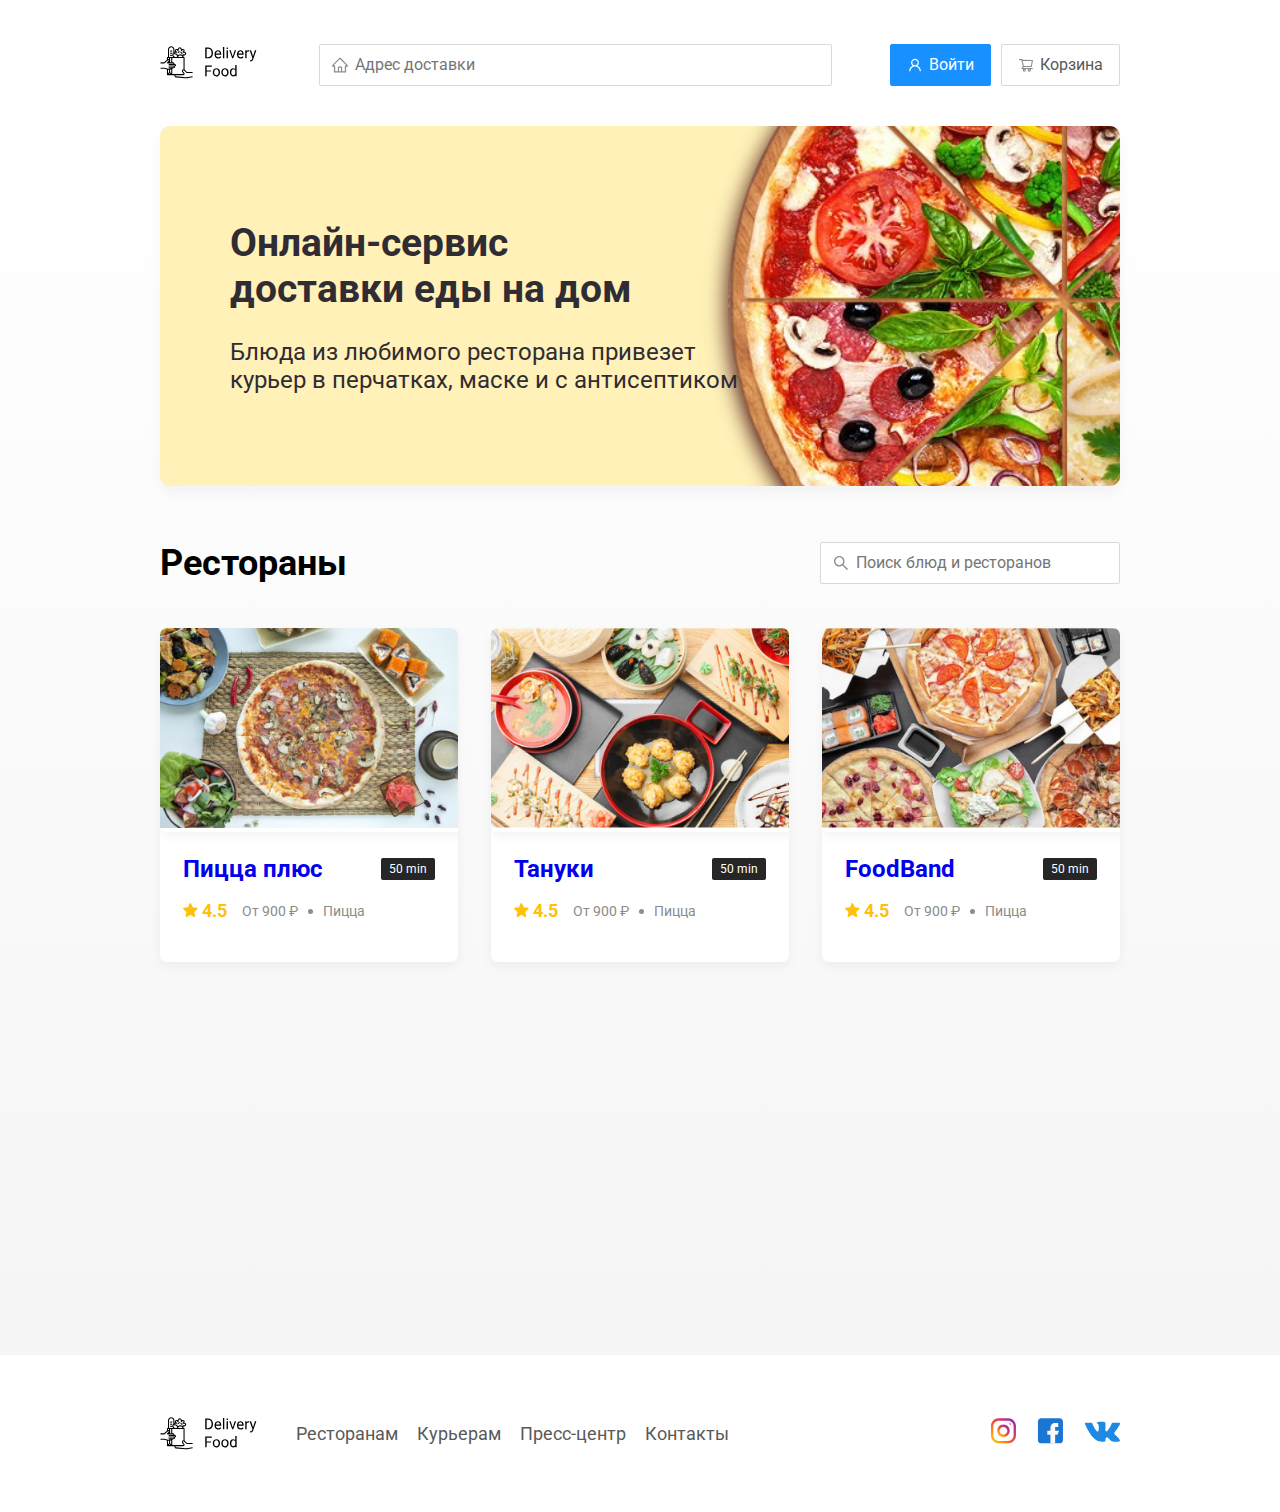
<file: index.html>
<!DOCTYPE html>
<html lang="en">

<head>
    <meta charset="UTF-8">
    <meta name="viewport" content="width=device-width, initial-scale=1.0">
    <title>Delivery</title>
    <link href="https://fonts.googleapis.com/css?family=Roboto:400,700&display=swap&subset=cyrillic" rel="stylesheet">
    <link rel="stylesheet" href="css/normalize.css">
    <link rel="stylesheet" href="css/animate.css">
    <link rel="stylesheet" href="css/style.css">
</head>

<body>
    <div class="container">
        <header class="header">
            <a href="index.html" class="logo">
                <img src="img/logo.svg" alt="logo" />
            </a>
            <input type="text" class="input input-address" placeholder="Адрес доставки">
            <div class="buttons">
                <button class="button button-primary">
                    <img src="img/user.svg" alt="user" class="button-icon" />
                    <span class="button-text">Войти</span>
                </button>
                <button class="button" id="card-button">
                    <img src="img/shopping-cart.svg" alt="shopping-cart" class="button-icon">
                    <span class="button-text">Корзина</span>
                </button>
            </div>
        </header>


    </div>
    <!-- /.container -->


    <main class="main">
        <div class="container">
            <section class="promo">
                <h1 class="promo-title">Онлайн-сервис <br>доставки еды на дом</h1>
                <p class="promo-text">Блюда из любимого ресторана привезет курьер в перчатках, маске и с антисептиком
                </p>
            </section>

            <section class="restaurants">

                <div class="section-heading">
                    <h2 class="section-title">Рестораны</h2>
                    <input type="text" class="input input-search" placeholder="Поиск блюд и ресторанов">
                </div>
                <div class="cards">
                    <div class="card wow fadeInUp" data-wow-delay="0.2s">
                        <a href="pizzasplus.html" class="card ">
                            <img src="img/image.jpg" alt="image" class="card-image" />
                            <div class="card-text">
                                <div class="card-heading">
                                    <h3 class="card-title">Пицца плюс</h3>
                                    <span class="card-tag tag">50 min</span>
                                </div>
                                <!-- /.card-heading -->
                                <div class="card-info">
                                    <div class="rating"> <img src="img/rating.svg" alt="rating" class="rating-star"> 4.5
                                    </div>
                                    <div class="price">От 900 ₽</div>
                                    <div class="category">Пицца</div>
                                </div>
                                <!-- /.card-info -->
                            </div>
                            <!-- /.card-text -->
                        </a>
                    </div>
                        <!-- /.card -->
                    
                    <div class="card wow fadeInUp" data-wow-delay="0.4s">
                        <a href="tanuki.html" class="card">
                            <img src="img/image1.jpg" alt="image" class="card-image" />
                            <div class="card-text">
                                <div class="card-heading">
                                    <h3 class="card-title">Тануки</h3>
                                    <span class="card-tag tag">50 min</span>
                                </div>
                                <!-- /.card-heading -->
                                <div class="card-info">
                                    <div class="rating"><img src="img/rating.svg" alt="rating" class="rating-star"> 4.5
                                    </div>
                                    <div class="price">От 900 ₽</div>
                                    <div class="category">Пицца</div>
                                </div>
                                <!-- /.card-info -->
                            </div>
                            <!-- /.card-text -->
                        </a>
                    </div>
                    <!-- /.card -->
                    <div class="card wow fadeInUp" data-wow-delay="0.6s">
                        <a href="foodband.html" class="card">
                            <img src="img/image2.jpg" alt="image" class="card-image" />
                            <div class="card-text">
                                <div class="card-heading">
                                    <h3 class="card-title">FoodBand</h3>
                                    <span class="card-tag tag">50 min</span>
                                </div>
                                <!-- /.card-heading -->
                                <div class="card-info">
                                    <div class="rating"><img src="img/rating.svg" alt="rating" class="rating-star"> 4.5
                                    </div>
                                    <div class="price">От 900 ₽</div>
                                    <div class="category">Пицца</div>
                                </div>
                                <!-- /.card-info -->
                            </div>
                            <!-- /.card-text -->
                        </a>
                    </div>
                    <!-- /.card -->
                    <div class="card wow fadeInUp" data-wow-delay="0.2s">
                        <a href="zhadina-pizza.html" class="card">
                            <img src="img/image3.jpg" alt="image" class="card-image" />
                            <div class="card-text">
                                <div class="card-heading">
                                    <h3 class="card-title">Жадина-пицца</h3>
                                    <span class="card-tag tag">50 min</span>
                                </div>
                                <!-- /.card-heading -->
                                <div class="card-info">
                                    <div class="rating"><img src="img/rating.svg" alt="rating" class="rating-star"> 4.5
                                    </div>
                                    <div class="price">От 900 ₽</div>
                                    <div class="category">Пицца</div>
                                </div>
                                <!-- /.card-info -->
                            </div>
                            <!-- /.card-text -->
                        </a>
                    </div>
                    <!-- /.card -->
                    <div class="card wow fadeInUp" data-wow-delay="0.4s">
                        <a href="точкаеды.html" class="card">
                            <img src="img/image4.jpg" alt="image" class="card-image" />
                            <div class="card-text">
                                <div class="card-heading">
                                    <h3 class="card-title">Точка еды</h3>
                                    <span class="card-tag tag">50 min</span>
                                </div>
                                <!-- /.card-heading -->
                                <div class="card-info">
                                    <div class="rating"><img src="img/rating.svg" alt="rating" class="rating-star"> 4.5
                                    </div>
                                    <div class="price">От 900 ₽</div>
                                    <div class="category">Русская Кухня </div>
                                </div>
                                <!-- /.card-info -->
                            </div>
                            <!-- /.card-text -->
                        </a>
                    </div>
                    <!-- /.card -->
                    <div class="card wow fadeInUp" data-wow-delay="0.6s">
                        <a href="pizzaburger.html" class="card">
                            <img src="img/image5.jpg" alt="image" class="card-image" />
                            <div class="card-text">
                                <div class="card-heading">
                                    <h3 class="card-title">PizzaBurger</h3>
                                    <span class="card-tag tag">50 min</span>
                                </div>
                                <!-- /.card-heading -->
                                <div class="card-info">
                                    <div class="rating"><img src="img/rating.svg" alt="rating" class="rating-star"> 4.5
                                    </div>
                                    <div class="price">От 900 ₽</div>
                                    <div class="category">Пицца</div>
                                </div>
                                <!-- /.card-info -->
                            </div>
                            <!-- /.card-text -->
                        </a>
                    </div>
                    <!-- /.card -->

                </div>
                <!-- /.cards -->

            </section>
        </div>
    </main>

    <footer class="footer">
        <div class="container">
            <div class="footer-block">
                <img src="img/logo.svg" alt="logo" class="logo footer-logo" />
                <nav class="footer-nav">
                    <a href="#" class="footer-link">Ресторанам </a>
                    <a href="#" class="footer-link">Курьерам</a>
                    <a href="#" class="footer-link">Пресс-центр</a>
                    <a href="#" class="footer-link">Контакты</a>
                </nav>
                <div class="social-links">
                    <a href="#" class="social-link"><img src="img/instagram.svg" alt="instagram"></a>
                    <a href="#" class="social-link"><img src="img/facebook.svg" alt="facebook"></a>
                    <a href="#" class="social-link"><img src="img/vk.svg" alt="vk"></a>
                </div>

            </div>

        </div>

    </footer>

    <div class="modal">
        <div class="modal-dialog">
            <div class="modal-header">
                <h3 class="modal-title">Корзина</h3>
                <button class="close">&times;</button>
            </div>
            <!-- /.modal-header -->
            <div class="modal-body">
                <div class="food-row">
                    <span class="food-name">Ролл угорь стандарт</span>
                    <strong class="food-price">250 ₽</strong>
                    <div class="food-counter">
                        <button class="counter-button">-</button>
                        <span class="counter">1</span>
                        <button class="counter-button">+</button>
                    </div>
                </div>
                <!-- /.food-row -->
                <div class="food-row">
                    <span class="food-name">Ролл угорь стандарт</span>
                    <strong class="food-price">250 ₽</strong>
                    <div class="food-counter">
                        <button class="counter-button">-</button>
                        <span class="counter">1</span>
                        <button class="counter-button">+</button>
                    </div>
                </div>
                <!-- /.food-row -->
                <div class="food-row">
                    <span class="food-name">Ролл угорь стандарт</span>
                    <strong class="food-price">250 ₽</strong>
                    <div class="food-counter">
                        <button class="counter-button">-</button>
                        <span class="counter">1</span>
                        <button class="counter-button">+</button>
                    </div>
                </div>
                <!-- /.food-row -->
                <div class="food-row">
                    <span class="food-name">Ролл угорь стандарт</span>
                    <strong class="food-price">250 ₽</strong>
                    <div class="food-counter">
                        <button class="counter-button">-</button>
                        <span class="counter">1</span>
                        <button class="counter-button">+</button>
                    </div>
                </div>
                <!-- /.food-row -->
                <div class="food-row">
                    <span class="food-name">Ролл угорь стандарт</span>
                    <strong class="food-price">250 ₽</strong>
                    <div class="food-counter">
                        <button class="counter-button">-</button>
                        <span class="counter">1</span>
                        <button class="counter-button">+</button>
                    </div>
                </div>
                <!-- /.food-row -->
            </div>
            <!-- /.modal-body -->
            <div class="modal-footer">
                <span class="modal-pricetag">1250 ₽ </span>
                <div class="footer-buttons">
                    <button class="button button-primary">Оформить заказ</button>
                    <button class="botton">Отмена</button>
                </div>
            </div>
            <!-- /.modal-footer -->
        </div>
        <!-- /.modal-dialog -->
    </div>

    <!-- <script src="js/wow.js"></script> -->
    <script src="js/wow.min.js"></script>
    <script src="js/main.js"></script>

</body>

</html>
</file>
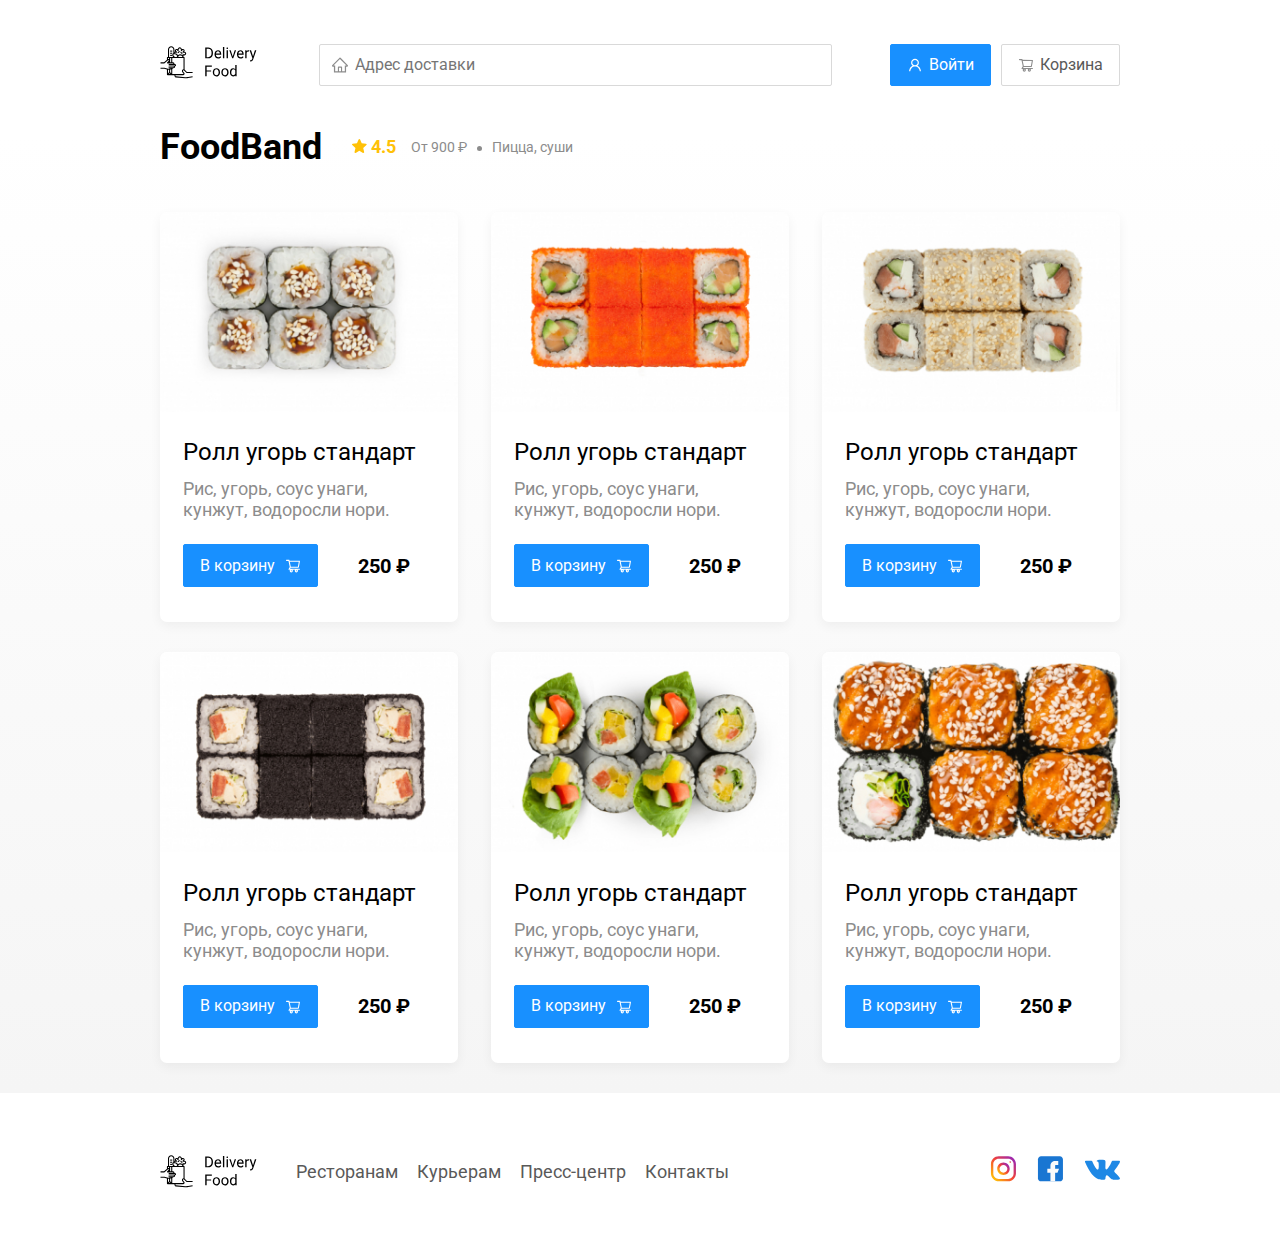
<file: foodband.html>
<!DOCTYPE html>
<html lang="en">

<head>
    <meta charset="UTF-8">
    <meta name="viewport" content="width=device-width, initial-scale=1.0">
    <title>foodband</title>
    <link href="https://fonts.googleapis.com/css?family=Roboto:400,700&display=swap&subset=cyrillic" rel="stylesheet" />
    <link rel="stylesheet" href="css/normalize.css">
    <link rel="stylesheet" href="css/animate.css">
    <link rel="stylesheet" href="css/style.css">

</head>

<body>
    <div class="container">
        <header class="header">
            <a href="index.html" class="logo ">
                <img src="img/logo.svg" alt="logo" /></a>
            <input type="text" class="input input-address" placeholder="Адрес доставки">
            <div class="buttons">
                <button class="button button-primary">
                    <img src="img/user.svg" alt="user" class="button-icon" />
                    <span class="button-text">Войти</span>
                </button>
                <button class="button" id="card-button">
                    <img src="img/shopping-cart.svg" alt="shopping-cart" class="button-icon">
                    <span class="button-text">Корзина</span>
                </button>
            </div>
        </header>
    </div>
    <!-- /.container -->

    <main class="main">
        <div class="container">
            <section class="restaurants">
                <div class="section-heading">
                    <h2 class="section-title">FoodBand</h2>
                    <div class="card-info">
                        <div class="rating">
                            <img src="img/rating.svg" alt="rating" class="rating-star"> 4.5
                        </div>
                        <div class="price">От 900 ₽</div>
                        <div class="category">Пицца, суши</div>
                    </div>
                    <!-- /.card-info -->
                </div>
                <div class="cards">
                    <div class="card wow fadeInUp" data-wow-delay="0.2s">
                        <img src="img/tanuki/image.jpg" alt="image" class="card-image" />
                        <div class="card-text">
                            <div class="card-heading">
                                <h3 class="card-title card-title-reg">Ролл угорь стандарт</h3>
                            </div>
                            <!--  /.card-heading -->
                            <div class="card-info">
                                <div class="ingredients">Рис, угорь, соус унаги, кунжут, водоросли нори.</div>
                            </div>
                            <!-- /.card-info -->
                            <div class="card-buttons">
                                <button class="button button-primary">
                                    <span class="button-card-text">В корзину</span>
                                    <img src="img/shopping-cart-white.svg" alt="shopping-cart"
                                        class="button-card-image" />
                                </button>
                                <strong class="card-price-bold">250 ₽</strong>
                            </div>
                        </div>
                        <!-- /.card-text -->
                    </div>
                    <!-- /.card -->

                    <div class="card wow fadeInUp" data-wow-delay="0.4s">
                        <img src="img/tanuki/image1.jpg" alt="image" class="card-image" />
                        <div class="card-text">
                            <div class="card-heading">
                                <h3 class="card-title card-title-reg">Ролл угорь стандарт</h3>
                            </div>
                            <!--  /.card-heading -->
                            <div class="card-info">
                                <div class="ingredients">Рис, угорь, соус унаги, кунжут, водоросли нори.</div>
                            </div>
                            <!-- /.card-info -->
                            <div class="card-buttons">
                                <button class="button button-primary">
                                    <span class="button-card-text">В корзину</span>
                                    <img src="img/shopping-cart-white.svg" alt="shopping-cart"
                                        class="button-card-image" />
                                </button>
                                <strong class="card-price-bold">250 ₽</strong>
                            </div>
                        </div>
                        <!-- /.card-text -->
                    </div>
                    <!-- /.card -->

                    <div class="card wow fadeInUp" data-wow-delay="0.6s">
                        <img src="img/tanuki/image2.jpg" alt="image" class="card-image" />
                        <div class="card-text">
                            <div class="card-heading">
                                <h3 class="card-title card-title-reg">Ролл угорь стандарт</h3>
                            </div>
                            <!--  /.card-heading -->
                            <div class="card-info">
                                <div class="ingredients">Рис, угорь, соус унаги, кунжут, водоросли нори.</div>
                            </div>
                            <!-- /.card-info -->
                            <div class="card-buttons">
                                <button class="button button-primary">
                                    <span class="button-card-text">В корзину</span>
                                    <img src="img/shopping-cart-white.svg" alt="shopping-cart"
                                        class="button-card-image" />
                                </button>
                                <strong class="card-price-bold">250 ₽</strong>
                            </div>
                        </div>
                        <!-- /.card-text -->
                    </div>
                    <!-- /.card -->

                    <div class="card wow fadeInUp" data-wow-delay="0.2s">
                        <img src="img/tanuki/image3.jpg" alt="image" class="card-image" />
                        <div class="card-text">
                            <div class="card-heading">
                                <h3 class="card-title card-title-reg">Ролл угорь стандарт</h3>
                            </div>
                            <!--  /.card-heading -->
                            <div class="card-info">
                                <div class="ingredients">Рис, угорь, соус унаги, кунжут, водоросли нори.</div>
                            </div>
                            <!-- /.card-info -->
                            <div class="card-buttons">
                                <button class="button button-primary">
                                    <span class="button-card-text">В корзину</span>
                                    <img src="img/shopping-cart-white.svg" alt="shopping-cart"
                                        class="button-card-image" />
                                </button>
                                <strong class="card-price-bold">250 ₽</strong>
                            </div>
                        </div>
                        <!-- /.card-text -->
                    </div>
                    <!-- /.card -->

                    <div class="card wow fadeInUp" data-wow-delay="0.4s">
                        <img src="img/tanuki/image4.jpg" alt="image" class="card-image" />
                        <div class="card-text">
                            <div class="card-heading">
                                <h3 class="card-title card-title-reg">Ролл угорь стандарт</h3>
                            </div>
                            <!--  /.card-heading -->
                            <div class="card-info">
                                <div class="ingredients">Рис, угорь, соус унаги, кунжут, водоросли нори.</div>
                            </div>
                            <!-- /.card-info -->
                            <div class="card-buttons">
                                <button class="button button-primary">
                                    <span class="button-card-text">В корзину</span>
                                    <img src="img/shopping-cart-white.svg" alt="shopping-cart"
                                        class="button-card-image" />
                                </button>
                                <strong class="card-price-bold">250 ₽</strong>
                            </div>
                        </div>
                        <!-- /.card-text -->
                    </div>
                    <!-- /.card -->
                    <div class="card wow fadeInUp" data-wow-delay="0.6s">
                        <img src="img/tanuki/image5.jpg" alt="image" class="card-image" />
                        <div class="card-text">
                            <div class="card-heading">
                                <h3 class="card-title card-title-reg">Ролл угорь стандарт</h3>
                            </div>
                            <!--  /.card-heading -->
                            <div class="card-info">
                                <div class="ingredients">Рис, угорь, соус унаги, кунжут, водоросли нори.</div>
                            </div>
                            <!-- /.card-info -->
                            <div class="card-buttons">
                                <button class="button button-primary">
                                    <span class="button-card-text">В корзину</span>
                                    <img src="img/shopping-cart-white.svg" alt="shopping-cart"
                                        class="button-card-image" />
                                </button>
                                <strong class="card-price-bold">250 ₽</strong>
                            </div>
                        </div>
                        <!-- /.card-text -->
                    </div>
                    <!-- /.card -->
                </div>
                <!-- /.cards -->
            </section>
        </div>
    </main>

    <footer class="footer">
        <div class="container">
            <div class="footer-block">
                <img src="img/logo.svg" alt="logo" class="logo footer-logo" />
                <nav class="footer-nav">
                    <a href="#" class="footer-link">Ресторанам </a>
                    <a href="#" class="footer-link">Курьерам</a>
                    <a href="#" class="footer-link">Пресс-центр</a>
                    <a href="#" class="footer-link">Контакты</a>
                </nav>
                <div class="social-links">
                    <a href="#" class="social-link"><img src="img/instagram.svg" alt="instagram"></a>
                    <a href="#" class="social-link"><img src="img/facebook.svg" alt="facebook"></a>
                    <a href="#" class="social-link"><img src="img/vk.svg" alt="vk"></a>
                </div>
                <!-- /.social-links -->
            </div>
            <!-- /.footer-block -->
        </div>
    </footer>

    <div class="modal">
        <div class="modal-dialog">
            <div class="modal-header">
                <h3 class="modal-title">Корзина</h3>
                <button class="close">&times;</button>
            </div>
            <!-- /.modal-header -->
            <div class="modal-body">
                <div class="food-row">
                    <span class="food-name">Ролл угорь стандарт</span>
                    <strong class="food-price">250 ₽</strong>
                    <div class="food-counter">
                        <button class="counter-button">-</button>
                        <span class="counter">1</span>
                        <button class="counter-button">+</button>
                    </div>
                </div>
                <!-- /.food-row -->
                <div class="food-row">
                    <span class="food-name">Ролл угорь стандарт</span>
                    <strong class="food-price">250 ₽</strong>
                    <div class="food-counter">
                        <button class="counter-button">-</button>
                        <span class="counter">1</span>
                        <button class="counter-button">+</button>
                    </div>
                </div>
                <!-- /.food-row -->
                <div class="food-row">
                    <span class="food-name">Ролл угорь стандарт</span>
                    <strong class="food-price">250 ₽</strong>
                    <div class="food-counter">
                        <button class="counter-button">-</button>
                        <span class="counter">1</span>
                        <button class="counter-button">+</button>
                    </div>
                </div>
                <!-- /.food-row -->
                <div class="food-row">
                    <span class="food-name">Ролл угорь стандарт</span>
                    <strong class="food-price">250 ₽</strong>
                    <div class="food-counter">
                        <button class="counter-button">-</button>
                        <span class="counter">1</span>
                        <button class="counter-button">+</button>
                    </div>
                </div>
                <!-- /.food-row -->
                <div class="food-row">
                    <span class="food-name">Ролл угорь стандарт</span>
                    <strong class="food-price">250 ₽</strong>
                    <div class="food-counter">
                        <button class="counter-button">-</button>
                        <span class="counter">1</span>
                        <button class="counter-button">+</button>
                    </div>
                </div>
                <!-- /.food-row -->
            </div>
            <!-- /.modal-body -->
            <div class="modal-footer">
                <span class="modal-pricetag">1250 ₽ </span>
                <div class="footer-buttons">
                    <button class="button button-primary">Оформить заказ</button>
                    <button class="botton">Отмена</button>
                </div>
            </div>
            <!-- /.modal-footer -->
        </div>
        <!-- /.modal-dialog -->
    </div>
    <script src="js/wow.min.js"></script>
    <script src="js/main.js"></script>
</body>

</html>
</file>
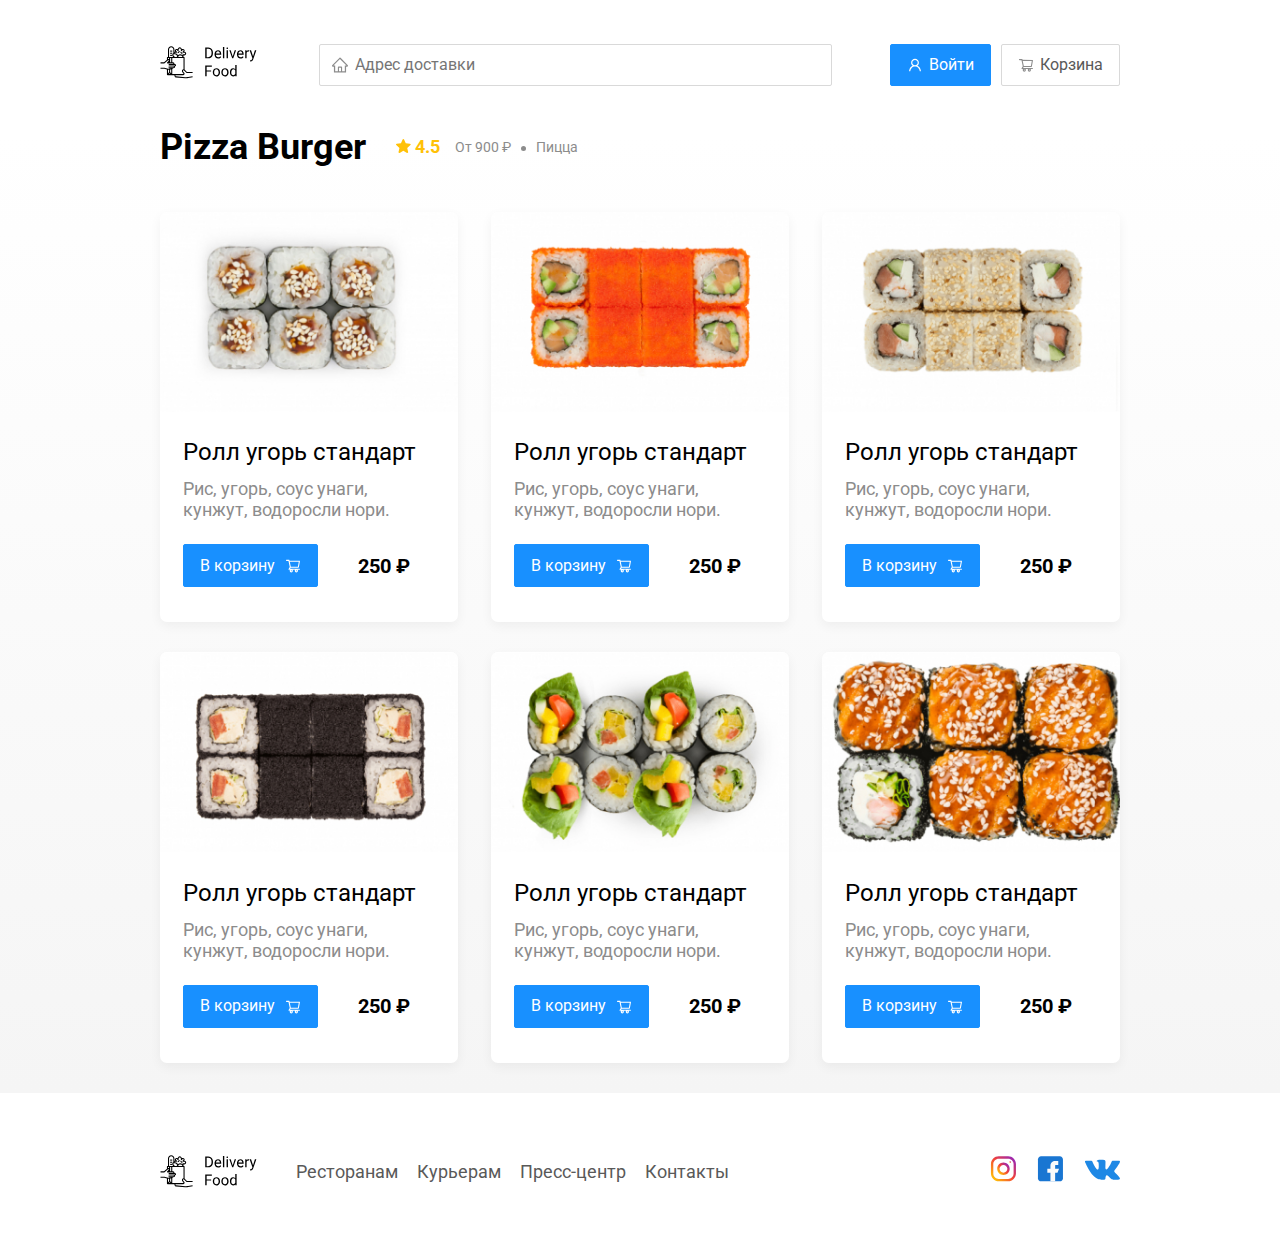
<file: pizzaburger.html>
<!DOCTYPE html>
<html lang="en">

<head>
    <meta charset="UTF-8">
    <meta name="viewport" content="width=device-width, initial-scale=1.0">
    <title>pizzaburger</title>
    <link href="https://fonts.googleapis.com/css?family=Roboto:400,700&display=swap&subset=cyrillic" rel="stylesheet" />
    <link rel="stylesheet" href="css/normalize.css">
    <link rel="stylesheet" href="css/animate.css">
    <link rel="stylesheet" href="css/style.css">

</head>

<body>
    <div class="container">
        <header class="header">
            <a href="index.html" class="logo ">
                <img src="img/logo.svg" alt="logo" /></a>
            <input type="text" class="input input-address" placeholder="Адрес доставки">
            <div class="buttons">
                <button class="button button-primary">
                    <img src="img/user.svg" alt="user" class="button-icon" />
                    <span class="button-text">Войти</span>
                </button>
                <button class="button" id="card-button">
                    <img src="img/shopping-cart.svg" alt="shopping-cart" class="button-icon">
                    <span class="button-text">Корзина</span>
                </button>
            </div>
        </header>
    </div>
    <!-- /.container -->

    <main class="main">
        <div class="container">
            <section class="restaurants">
                <div class="section-heading">
                    <h2 class="section-title">Pizza Burger</h2>
                    <div class="card-info">
                        <div class="rating">
                            <img src="img/rating.svg" alt="rating" class="rating-star"> 4.5
                        </div>
                        <div class="price">От 900 ₽</div>
                        <div class="category">Пицца</div>
                    </div>
                    <!-- /.card-info -->
                </div>
                <div class="cards">
                    <div class="card wow fadeInUp" data-wow-delay="0.2s">
                        <img src="img/tanuki/image.jpg" alt="image" class="card-image" />
                        <div class="card-text">
                            <div class="card-heading">
                                <h3 class="card-title card-title-reg">Ролл угорь стандарт</h3>
                            </div>
                            <!--  /.card-heading -->
                            <div class="card-info">
                                <div class="ingredients">Рис, угорь, соус унаги, кунжут, водоросли нори.</div>
                            </div>
                            <!-- /.card-info -->
                            <div class="card-buttons">
                                <button class="button button-primary">
                                    <span class="button-card-text">В корзину</span>
                                    <img src="img/shopping-cart-white.svg" alt="shopping-cart"
                                        class="button-card-image" />
                                </button>
                                <strong class="card-price-bold">250 ₽</strong>
                            </div>
                        </div>
                        <!-- /.card-text -->
                    </div>
                    <!-- /.card -->

                    <div class="card wow fadeInUp" data-wow-delay="0.4s">
                        <img src="img/tanuki/image1.jpg" alt="image" class="card-image" />
                        <div class="card-text">
                            <div class="card-heading">
                                <h3 class="card-title card-title-reg">Ролл угорь стандарт</h3>
                            </div>
                            <!--  /.card-heading -->
                            <div class="card-info">
                                <div class="ingredients">Рис, угорь, соус унаги, кунжут, водоросли нори.</div>
                            </div>
                            <!-- /.card-info -->
                            <div class="card-buttons">
                                <button class="button button-primary">
                                    <span class="button-card-text">В корзину</span>
                                    <img src="img/shopping-cart-white.svg" alt="shopping-cart"
                                        class="button-card-image" />
                                </button>
                                <strong class="card-price-bold">250 ₽</strong>
                            </div>
                        </div>
                        <!-- /.card-text -->
                    </div>
                    <!-- /.card -->

                    <div class="card wow fadeInUp" data-wow-delay="0.6s">
                        <img src="img/tanuki/image2.jpg" alt="image" class="card-image" />
                        <div class="card-text">
                            <div class="card-heading">
                                <h3 class="card-title card-title-reg">Ролл угорь стандарт</h3>
                            </div>
                            <!--  /.card-heading -->
                            <div class="card-info">
                                <div class="ingredients">Рис, угорь, соус унаги, кунжут, водоросли нори.</div>
                            </div>
                            <!-- /.card-info -->
                            <div class="card-buttons">
                                <button class="button button-primary">
                                    <span class="button-card-text">В корзину</span>
                                    <img src="img/shopping-cart-white.svg" alt="shopping-cart"
                                        class="button-card-image" />
                                </button>
                                <strong class="card-price-bold">250 ₽</strong>
                            </div>
                        </div>
                        <!-- /.card-text -->
                    </div>
                    <!-- /.card -->

                    <div class="card wow fadeInUp" data-wow-delay="0.2s">
                        <img src="img/tanuki/image3.jpg" alt="image" class="card-image" />
                        <div class="card-text">
                            <div class="card-heading">
                                <h3 class="card-title card-title-reg">Ролл угорь стандарт</h3>
                            </div>
                            <!--  /.card-heading -->
                            <div class="card-info">
                                <div class="ingredients">Рис, угорь, соус унаги, кунжут, водоросли нори.</div>
                            </div>
                            <!-- /.card-info -->
                            <div class="card-buttons">
                                <button class="button button-primary">
                                    <span class="button-card-text">В корзину</span>
                                    <img src="img/shopping-cart-white.svg" alt="shopping-cart"
                                        class="button-card-image" />
                                </button>
                                <strong class="card-price-bold">250 ₽</strong>
                            </div>
                        </div>
                        <!-- /.card-text -->
                    </div>
                    <!-- /.card -->

                    <div class="card wow fadeInUp" data-wow-delay="0.4s">
                        <img src="img/tanuki/image4.jpg" alt="image" class="card-image" />
                        <div class="card-text">
                            <div class="card-heading">
                                <h3 class="card-title card-title-reg">Ролл угорь стандарт</h3>
                            </div>
                            <!--  /.card-heading -->
                            <div class="card-info">
                                <div class="ingredients">Рис, угорь, соус унаги, кунжут, водоросли нори.</div>
                            </div>
                            <!-- /.card-info -->
                            <div class="card-buttons">
                                <button class="button button-primary">
                                    <span class="button-card-text">В корзину</span>
                                    <img src="img/shopping-cart-white.svg" alt="shopping-cart"
                                        class="button-card-image" />
                                </button>
                                <strong class="card-price-bold">250 ₽</strong>
                            </div>
                        </div>
                        <!-- /.card-text -->
                    </div>
                    <!-- /.card -->
                    <div class="card wow fadeInUp" data-wow-delay="0.6s">
                        <img src="img/tanuki/image5.jpg" alt="image" class="card-image" />
                        <div class="card-text">
                            <div class="card-heading">
                                <h3 class="card-title card-title-reg">Ролл угорь стандарт</h3>
                            </div>
                            <!--  /.card-heading -->
                            <div class="card-info">
                                <div class="ingredients">Рис, угорь, соус унаги, кунжут, водоросли нори.</div>
                            </div>
                            <!-- /.card-info -->
                            <div class="card-buttons">
                                <button class="button button-primary">
                                    <span class="button-card-text">В корзину</span>
                                    <img src="img/shopping-cart-white.svg" alt="shopping-cart"
                                        class="button-card-image" />
                                </button>
                                <strong class="card-price-bold">250 ₽</strong>
                            </div>
                        </div>
                        <!-- /.card-text -->
                    </div>
                    <!-- /.card -->
                </div>
                <!-- /.cards -->
            </section>
        </div>
    </main>

    <footer class="footer">
        <div class="container">
            <div class="footer-block">
                <img src="img/logo.svg" alt="logo" class="logo footer-logo" />
                <nav class="footer-nav">
                    <a href="#" class="footer-link">Ресторанам </a>
                    <a href="#" class="footer-link">Курьерам</a>
                    <a href="#" class="footer-link">Пресс-центр</a>
                    <a href="#" class="footer-link">Контакты</a>
                </nav>
                <div class="social-links">
                    <a href="#" class="social-link"><img src="img/instagram.svg" alt="instagram"></a>
                    <a href="#" class="social-link"><img src="img/facebook.svg" alt="facebook"></a>
                    <a href="#" class="social-link"><img src="img/vk.svg" alt="vk"></a>
                </div>
                <!-- /.social-links -->
            </div>
            <!-- /.footer-block -->
        </div>
    </footer>

    <div class="modal">
        <div class="modal-dialog">
            <div class="modal-header">
                <h3 class="modal-title">Корзина</h3>
                <button class="close">&times;</button>
            </div>
            <!-- /.modal-header -->
            <div class="modal-body">
                <div class="food-row">
                    <span class="food-name">Ролл угорь стандарт</span>
                    <strong class="food-price">250 ₽</strong>
                    <div class="food-counter">
                        <button class="counter-button">-</button>
                        <span class="counter">1</span>
                        <button class="counter-button">+</button>
                    </div>
                </div>
                <!-- /.food-row -->
                <div class="food-row">
                    <span class="food-name">Ролл угорь стандарт</span>
                    <strong class="food-price">250 ₽</strong>
                    <div class="food-counter">
                        <button class="counter-button">-</button>
                        <span class="counter">1</span>
                        <button class="counter-button">+</button>
                    </div>
                </div>
                <!-- /.food-row -->
                <div class="food-row">
                    <span class="food-name">Ролл угорь стандарт</span>
                    <strong class="food-price">250 ₽</strong>
                    <div class="food-counter">
                        <button class="counter-button">-</button>
                        <span class="counter">1</span>
                        <button class="counter-button">+</button>
                    </div>
                </div>
                <!-- /.food-row -->
                <div class="food-row">
                    <span class="food-name">Ролл угорь стандарт</span>
                    <strong class="food-price">250 ₽</strong>
                    <div class="food-counter">
                        <button class="counter-button">-</button>
                        <span class="counter">1</span>
                        <button class="counter-button">+</button>
                    </div>
                </div>
                <!-- /.food-row -->
                <div class="food-row">
                    <span class="food-name">Ролл угорь стандарт</span>
                    <strong class="food-price">250 ₽</strong>
                    <div class="food-counter">
                        <button class="counter-button">-</button>
                        <span class="counter">1</span>
                        <button class="counter-button">+</button>
                    </div>
                </div>
                <!-- /.food-row -->
            </div>
            <!-- /.modal-body -->
            <div class="modal-footer">
                <span class="modal-pricetag">1250 ₽ </span>
                <div class="footer-buttons">
                    <button class="button button-primary">Оформить заказ</button>
                    <button class="botton">Отмена</button>
                </div>
            </div>
            <!-- /.modal-footer -->
        </div>
        <!-- /.modal-dialog -->
    </div>
    <script src="js/wow.min.js"></script>
    <script src="js/main.js"></script>
</body>

</html>
</file>
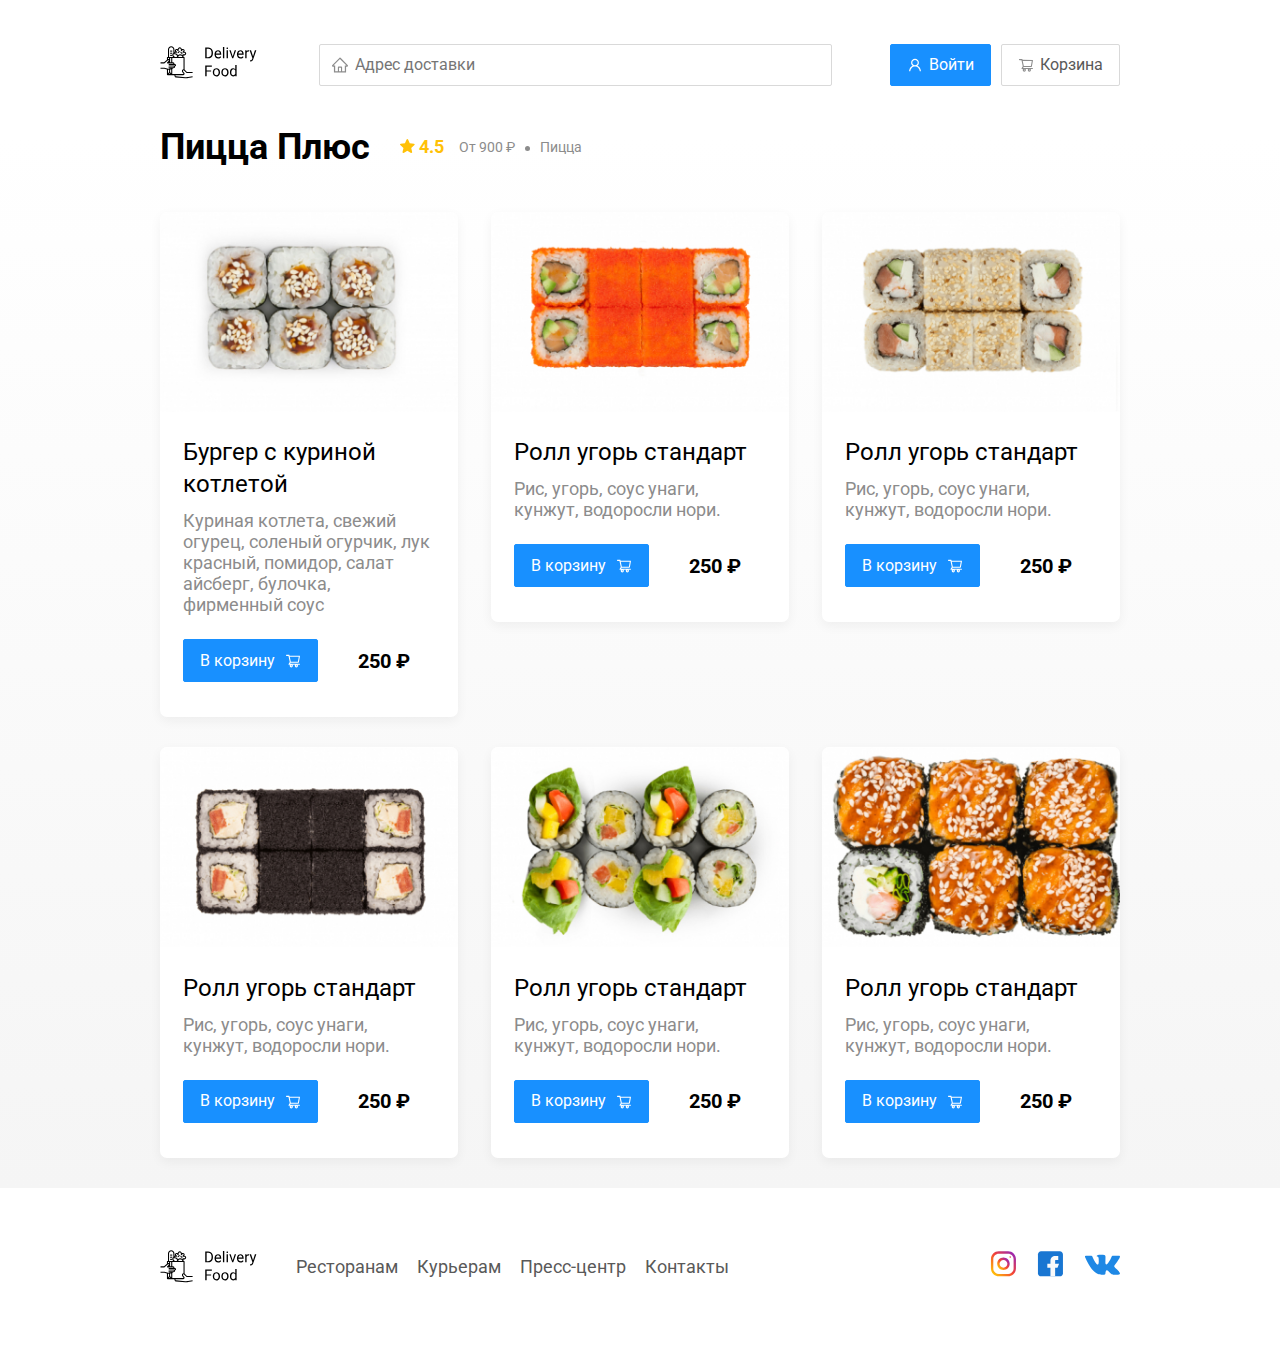
<file: pizzasplus.html>
<!DOCTYPE html>
<html lang="en">

<head>
    <meta charset="UTF-8">
    <meta name="viewport" content="width=device-width, initial-scale=1.0">
    <title>pizzasplus</title>
    <link href="https://fonts.googleapis.com/css?family=Roboto:400,700&display=swap&subset=cyrillic" rel="stylesheet" />
    <link rel="stylesheet" href="css/normalize.css">
    <link rel="stylesheet" href="css/animate.css">
    <link rel="stylesheet" href="css/style.css">

</head>

<body>
    <div class="container">
        <header class="header">
            <a href="index.html" class="logo ">
                <img src="img/logo.svg" alt="logo" /></a>
            <input type="text" class="input input-address" placeholder="Адрес доставки">
            <div class="buttons">
                <button class="button button-primary">
                    <img src="img/user.svg" alt="user" class="button-icon" />
                    <span class="button-text">Войти</span>
                </button>
                <button class="button" id="card-button">
                    <img src="img/shopping-cart.svg" alt="shopping-cart" class="button-icon">
                    <span class="button-text">Корзина</span>
                </button>
            </div>
        </header>
    </div>
    <!-- /.container -->

    <main class="main">
        <div class="container">
            <section class="restaurants">
                <div class="section-heading">
                    <h2 class="section-title">Пицца Плюс</h2>
                    <div class="card-info">
                        <div class="rating">
                            <img src="img/rating.svg" alt="rating" class="rating-star"> 4.5
                        </div>
                        <div class="price">От 900 ₽</div>
                        <div class="category">Пицца</div>
                    </div>
                    <!-- /.card-info -->
                </div>
                <div class="cards">
                    <div class="card wow fadeInUp" data-wow-delay="0.2s">
                        <img src="img/tanuki/image.jpg" alt="image" class="card-image" />
                        <div class="card-text">
                            <div class="card-heading">
                                <h3 class="card-title card-title-reg">Бургер с куриной котлетой</h3>
                            </div>
                            <!--  /.card-heading -->
                            <div class="card-info">
                                <div class="ingredients">Куриная котлета, свежий огурец, соленый огурчик, лук красный, помидор, салат айсберг, булочка, фирменный соус</div>
                            </div>
                            <!-- /.card-info -->
                            <div class="card-buttons">
                                <button class="button button-primary">
                                    <span class="button-card-text">В корзину</span>
                                    <img src="img/shopping-cart-white.svg" alt="shopping-cart"
                                        class="button-card-image" />
                                </button>
                                <strong class="card-price-bold">250 ₽</strong>
                            </div>
                        </div>
                        <!-- /.card-text -->
                    </div>
                    <!-- /.card -->

                    <div class="card wow fadeInUp" data-wow-delay="0.4s">
                        <img src="img/tanuki/image1.jpg" alt="image" class="card-image" />
                        <div class="card-text">
                            <div class="card-heading">
                                <h3 class="card-title card-title-reg">Ролл угорь стандарт</h3>
                            </div>
                            <!--  /.card-heading -->
                            <div class="card-info">
                                <div class="ingredients">Рис, угорь, соус унаги, кунжут, водоросли нори.</div>
                            </div>
                            <!-- /.card-info -->
                            <div class="card-buttons">
                                <button class="button button-primary">
                                    <span class="button-card-text">В корзину</span>
                                    <img src="img/shopping-cart-white.svg" alt="shopping-cart"
                                        class="button-card-image" />
                                </button>
                                <strong class="card-price-bold">250 ₽</strong>
                            </div>
                        </div>
                        <!-- /.card-text -->
                    </div>
                    <!-- /.card -->

                    <div class="card wow fadeInUp" data-wow-delay="0.6s">
                        <img src="img/tanuki/image2.jpg" alt="image" class="card-image" />
                        <div class="card-text">
                            <div class="card-heading">
                                <h3 class="card-title card-title-reg">Ролл угорь стандарт</h3>
                            </div>
                            <!--  /.card-heading -->
                            <div class="card-info">
                                <div class="ingredients">Рис, угорь, соус унаги, кунжут, водоросли нори.</div>
                            </div>
                            <!-- /.card-info -->
                            <div class="card-buttons">
                                <button class="button button-primary">
                                    <span class="button-card-text">В корзину</span>
                                    <img src="img/shopping-cart-white.svg" alt="shopping-cart"
                                        class="button-card-image" />
                                </button>
                                <strong class="card-price-bold">250 ₽</strong>
                            </div>
                        </div>
                        <!-- /.card-text -->
                    </div>
                    <!-- /.card -->

                    <div class="card wow fadeInUp" data-wow-delay="0.2s">
                        <img src="img/tanuki/image3.jpg" alt="image" class="card-image" />
                        <div class="card-text">
                            <div class="card-heading">
                                <h3 class="card-title card-title-reg">Ролл угорь стандарт</h3>
                            </div>
                            <!--  /.card-heading -->
                            <div class="card-info">
                                <div class="ingredients">Рис, угорь, соус унаги, кунжут, водоросли нори.</div>
                            </div>
                            <!-- /.card-info -->
                            <div class="card-buttons">
                                <button class="button button-primary">
                                    <span class="button-card-text">В корзину</span>
                                    <img src="img/shopping-cart-white.svg" alt="shopping-cart"
                                        class="button-card-image" />
                                </button>
                                <strong class="card-price-bold">250 ₽</strong>
                            </div>
                        </div>
                        <!-- /.card-text -->
                    </div>
                    <!-- /.card -->

                    <div class="card wow fadeInUp" data-wow-delay="0.4s">
                        <img src="img/tanuki/image4.jpg" alt="image" class="card-image" />
                        <div class="card-text">
                            <div class="card-heading">
                                <h3 class="card-title card-title-reg">Ролл угорь стандарт</h3>
                            </div>
                            <!--  /.card-heading -->
                            <div class="card-info">
                                <div class="ingredients">Рис, угорь, соус унаги, кунжут, водоросли нори.</div>
                            </div>
                            <!-- /.card-info -->
                            <div class="card-buttons">
                                <button class="button button-primary">
                                    <span class="button-card-text">В корзину</span>
                                    <img src="img/shopping-cart-white.svg" alt="shopping-cart"
                                        class="button-card-image" />
                                </button>
                                <strong class="card-price-bold">250 ₽</strong>
                            </div>
                        </div>
                        <!-- /.card-text -->
                    </div>
                    <!-- /.card -->
                    <div class="card wow fadeInUp" data-wow-delay="0.6s">
                        <img src="img/tanuki/image5.jpg" alt="image" class="card-image" />
                        <div class="card-text">
                            <div class="card-heading">
                                <h3 class="card-title card-title-reg">Ролл угорь стандарт</h3>
                            </div>
                            <!--  /.card-heading -->
                            <div class="card-info">
                                <div class="ingredients">Рис, угорь, соус унаги, кунжут, водоросли нори.</div>
                            </div>
                            <!-- /.card-info -->
                            <div class="card-buttons">
                                <button class="button button-primary">
                                    <span class="button-card-text">В корзину</span>
                                    <img src="img/shopping-cart-white.svg" alt="shopping-cart"
                                        class="button-card-image" />
                                </button>
                                <strong class="card-price-bold">250 ₽</strong>
                            </div>
                        </div>
                        <!-- /.card-text -->
                    </div>
                    <!-- /.card -->
                </div>
                <!-- /.cards -->
            </section>
        </div>
    </main>

    <footer class="footer">
        <div class="container">
            <div class="footer-block">
                <img src="img/logo.svg" alt="logo" class="logo footer-logo" />
                <nav class="footer-nav">
                    <a href="#" class="footer-link">Ресторанам </a>
                    <a href="#" class="footer-link">Курьерам</a>
                    <a href="#" class="footer-link">Пресс-центр</a>
                    <a href="#" class="footer-link">Контакты</a>
                </nav>
                <div class="social-links">
                    <a href="#" class="social-link"><img src="img/instagram.svg" alt="instagram"></a>
                    <a href="#" class="social-link"><img src="img/facebook.svg" alt="facebook"></a>
                    <a href="#" class="social-link"><img src="img/vk.svg" alt="vk"></a>
                </div>
                <!-- /.social-links -->
            </div>
            <!-- /.footer-block -->
        </div>
    </footer>

    <div class="modal">
        <div class="modal-dialog">
            <div class="modal-header">
                <h3 class="modal-title">Корзина</h3>
                <button class="close">&times;</button>
            </div>
            <!-- /.modal-header -->
            <div class="modal-body">
                <div class="food-row">
                    <span class="food-name">Ролл угорь стандарт</span>
                    <strong class="food-price">250 ₽</strong>
                    <div class="food-counter">
                        <button class="counter-button">-</button>
                        <span class="counter">1</span>
                        <button class="counter-button">+</button>
                    </div>
                </div>
                <!-- /.food-row -->
                <div class="food-row">
                    <span class="food-name">Ролл угорь стандарт</span>
                    <strong class="food-price">250 ₽</strong>
                    <div class="food-counter">
                        <button class="counter-button">-</button>
                        <span class="counter">1</span>
                        <button class="counter-button">+</button>
                    </div>
                </div>
                <!-- /.food-row -->
                <div class="food-row">
                    <span class="food-name">Ролл угорь стандарт</span>
                    <strong class="food-price">250 ₽</strong>
                    <div class="food-counter">
                        <button class="counter-button">-</button>
                        <span class="counter">1</span>
                        <button class="counter-button">+</button>
                    </div>
                </div>
                <!-- /.food-row -->
                <div class="food-row">
                    <span class="food-name">Ролл угорь стандарт</span>
                    <strong class="food-price">250 ₽</strong>
                    <div class="food-counter">
                        <button class="counter-button">-</button>
                        <span class="counter">1</span>
                        <button class="counter-button">+</button>
                    </div>
                </div>
                <!-- /.food-row -->
                <div class="food-row">
                    <span class="food-name">Ролл угорь стандарт</span>
                    <strong class="food-price">250 ₽</strong>
                    <div class="food-counter">
                        <button class="counter-button">-</button>
                        <span class="counter">1</span>
                        <button class="counter-button">+</button>
                    </div>
                </div>
                <!-- /.food-row -->
            </div>
            <!-- /.modal-body -->
            <div class="modal-footer">
                <span class="modal-pricetag">1250 ₽ </span>
                <div class="footer-buttons">
                    <button class="button button-primary">Оформить заказ</button>
                    <button class="botton">Отмена</button>
                </div>
            </div>
            <!-- /.modal-footer -->
        </div>
        <!-- /.modal-dialog -->
    </div>
    <script src="js/wow.min.js"></script>
    <script src="js/main.js"></script>
</body>

</html>
</file>
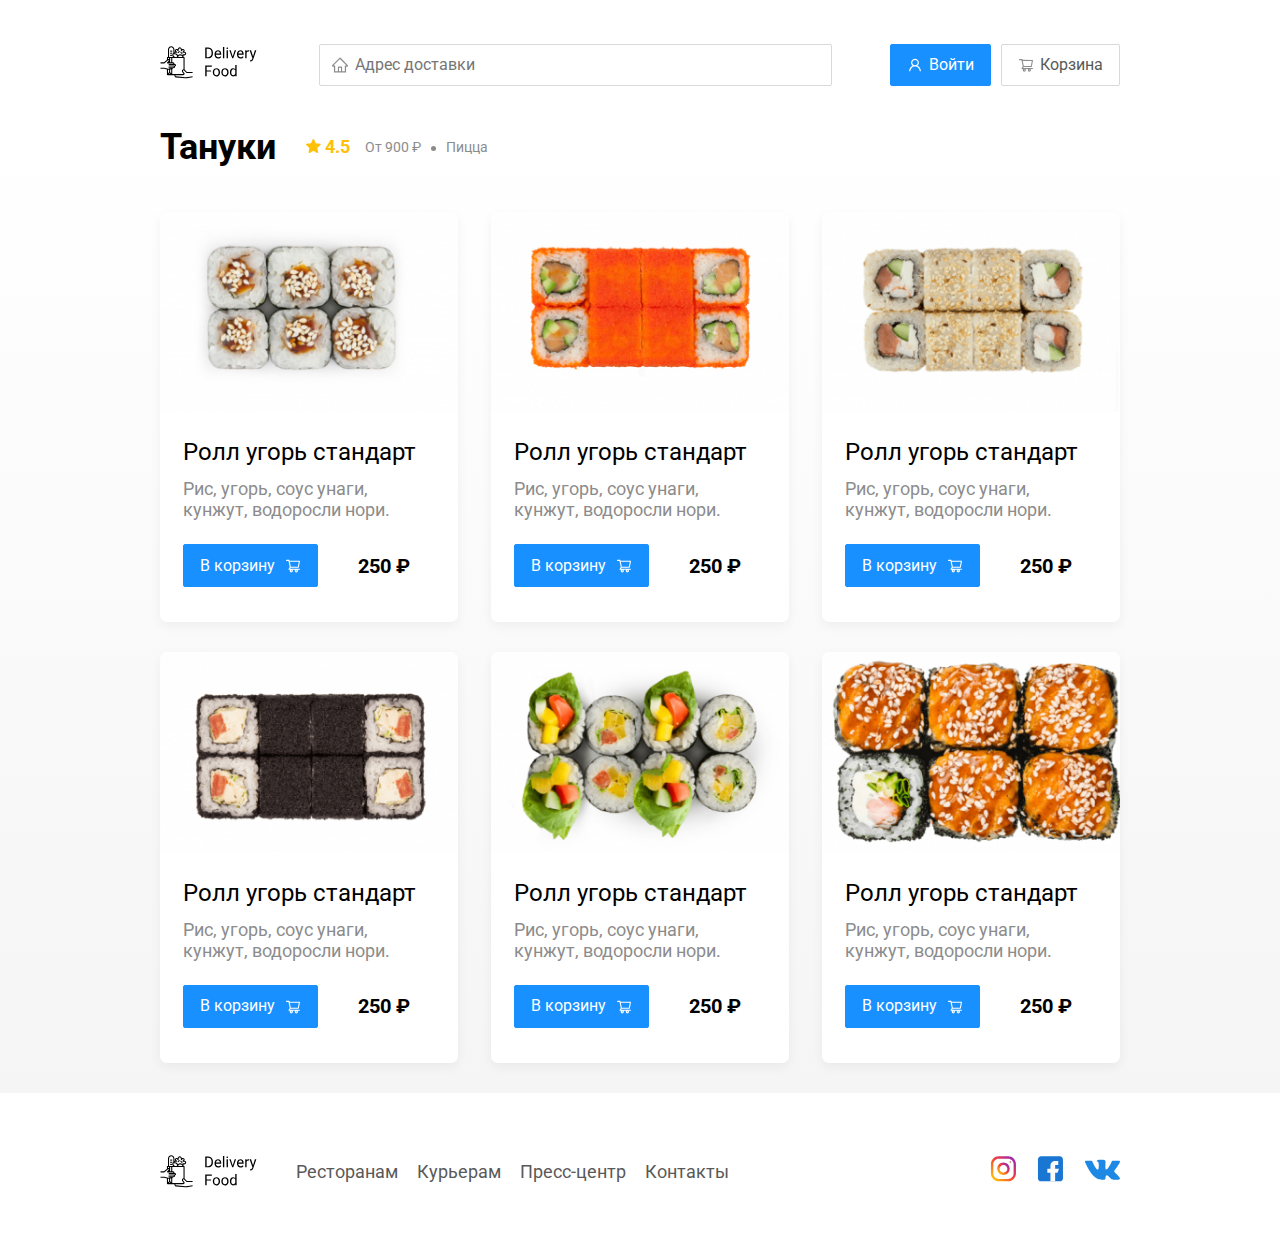
<file: restaurant.html>
<!DOCTYPE html>
<html lang="en">

<head>
    <meta charset="UTF-8">
    <meta name="viewport" content="width=device-width, initial-scale=1.0">
    <title>Тануки</title>
    <link href="https://fonts.googleapis.com/css?family=Roboto:400,700&display=swap&subset=cyrillic" rel="stylesheet" />
    <link rel="stylesheet" href="css/normalize.css">
    <link rel="stylesheet" href="css/animate.css">
    <link rel="stylesheet" href="css/style.css">

</head>

<body>
    <div class="container">
        <header class="header">
            <a href="index.html" class="logo ">
                <img src="img/logo.svg" alt="logo" /></a>
            <input type="text" class="input input-address" placeholder="Адрес доставки">
            <div class="buttons">
                <button class="button button-primary">
                    <img src="img/user.svg" alt="user" class="button-icon" />
                    <span class="button-text">Войти</span>
                </button>
                <button class="button" id="card-button">
                    <img src="img/shopping-cart.svg" alt="shopping-cart" class="button-icon">
                    <span class="button-text">Корзина</span>
                </button>
            </div>
        </header>
    </div>
    <!-- /.container -->

    <main class="main">
        <div class="container">
            <section class="restaurants">
                <div class="section-heading">
                    <h2 class="section-title">Тануки</h2>
                    <div class="card-info">
                        <div class="rating">
                            <img src="img/rating.svg" alt="rating" class="rating-star"> 4.5
                        </div>
                        <div class="price">От 900 ₽</div>
                        <div class="category">Пицца</div>
                    </div>
                    <!-- /.card-info -->
                </div>
                <div class="cards">
                    <div class="card wow fadeInUp" data-wow-delay="0.2s">
                        <img src="img/tanuki/image.jpg" alt="image" class="card-image" />
                        <div class="card-text">
                            <div class="card-heading">
                                <h3 class="card-title card-title-reg">Ролл угорь стандарт</h3>
                            </div>
                            <!--  /.card-heading -->
                            <div class="card-info">
                                <div class="ingredients">Рис, угорь, соус унаги, кунжут, водоросли нори.</div>
                            </div>
                            <!-- /.card-info -->
                            <div class="card-buttons">
                                <button class="button button-primary">
                                    <span class="button-card-text">В корзину</span>
                                    <img src="img/shopping-cart-white.svg" alt="shopping-cart"
                                        class="button-card-image" />
                                </button>
                                <strong class="card-price-bold">250 ₽</strong>
                            </div>
                        </div>
                        <!-- /.card-text -->
                    </div>
                    <!-- /.card -->

                    <div class="card wow fadeInUp" data-wow-delay="0.4s">
                        <img src="img/tanuki/image1.jpg" alt="image" class="card-image" />
                        <div class="card-text">
                            <div class="card-heading">
                                <h3 class="card-title card-title-reg">Ролл угорь стандарт</h3>
                            </div>
                            <!--  /.card-heading -->
                            <div class="card-info">
                                <div class="ingredients">Рис, угорь, соус унаги, кунжут, водоросли нори.</div>
                            </div>
                            <!-- /.card-info -->
                            <div class="card-buttons">
                                <button class="button button-primary">
                                    <span class="button-card-text">В корзину</span>
                                    <img src="img/shopping-cart-white.svg" alt="shopping-cart"
                                        class="button-card-image" />
                                </button>
                                <strong class="card-price-bold">250 ₽</strong>
                            </div>
                        </div>
                        <!-- /.card-text -->
                    </div>
                    <!-- /.card -->

                    <div class="card wow fadeInUp" data-wow-delay="0.6s">
                        <img src="img/tanuki/image2.jpg" alt="image" class="card-image" />
                        <div class="card-text">
                            <div class="card-heading">
                                <h3 class="card-title card-title-reg">Ролл угорь стандарт</h3>
                            </div>
                            <!--  /.card-heading -->
                            <div class="card-info">
                                <div class="ingredients">Рис, угорь, соус унаги, кунжут, водоросли нори.</div>
                            </div>
                            <!-- /.card-info -->
                            <div class="card-buttons">
                                <button class="button button-primary">
                                    <span class="button-card-text">В корзину</span>
                                    <img src="img/shopping-cart-white.svg" alt="shopping-cart"
                                        class="button-card-image" />
                                </button>
                                <strong class="card-price-bold">250 ₽</strong>
                            </div>
                        </div>
                        <!-- /.card-text -->
                    </div>
                    <!-- /.card -->

                    <div class="card wow fadeInUp" data-wow-delay="0.2s">
                        <img src="img/tanuki/image3.jpg" alt="image" class="card-image" />
                        <div class="card-text">
                            <div class="card-heading">
                                <h3 class="card-title card-title-reg">Ролл угорь стандарт</h3>
                            </div>
                            <!--  /.card-heading -->
                            <div class="card-info">
                                <div class="ingredients">Рис, угорь, соус унаги, кунжут, водоросли нори.</div>
                            </div>
                            <!-- /.card-info -->
                            <div class="card-buttons">
                                <button class="button button-primary">
                                    <span class="button-card-text">В корзину</span>
                                    <img src="img/shopping-cart-white.svg" alt="shopping-cart"
                                        class="button-card-image" />
                                </button>
                                <strong class="card-price-bold">250 ₽</strong>
                            </div>
                        </div>
                        <!-- /.card-text -->
                    </div>
                    <!-- /.card -->

                    <div class="card wow fadeInUp" data-wow-delay="0.4s">
                        <img src="img/tanuki/image4.jpg" alt="image" class="card-image" />
                        <div class="card-text">
                            <div class="card-heading">
                                <h3 class="card-title card-title-reg">Ролл угорь стандарт</h3>
                            </div>
                            <!--  /.card-heading -->
                            <div class="card-info">
                                <div class="ingredients">Рис, угорь, соус унаги, кунжут, водоросли нори.</div>
                            </div>
                            <!-- /.card-info -->
                            <div class="card-buttons">
                                <button class="button button-primary">
                                    <span class="button-card-text">В корзину</span>
                                    <img src="img/shopping-cart-white.svg" alt="shopping-cart"
                                        class="button-card-image" />
                                </button>
                                <strong class="card-price-bold">250 ₽</strong>
                            </div>
                        </div>
                        <!-- /.card-text -->
                    </div>
                    <!-- /.card -->
                    <div class="card wow fadeInUp" data-wow-delay="0.6s">
                        <img src="img/tanuki/image5.jpg" alt="image" class="card-image" />
                        <div class="card-text">
                            <div class="card-heading">
                                <h3 class="card-title card-title-reg">Ролл угорь стандарт</h3>
                            </div>
                            <!--  /.card-heading -->
                            <div class="card-info">
                                <div class="ingredients">Рис, угорь, соус унаги, кунжут, водоросли нори.</div>
                            </div>
                            <!-- /.card-info -->
                            <div class="card-buttons">
                                <button class="button button-primary">
                                    <span class="button-card-text">В корзину</span>
                                    <img src="img/shopping-cart-white.svg" alt="shopping-cart"
                                        class="button-card-image" />
                                </button>
                                <strong class="card-price-bold">250 ₽</strong>
                            </div>
                        </div>
                        <!-- /.card-text -->
                    </div>
                    <!-- /.card -->
                </div>
                <!-- /.cards -->
            </section>
        </div>
    </main>

    <footer class="footer">
        <div class="container">
            <div class="footer-block">
                <img src="img/logo.svg" alt="logo" class="logo footer-logo" />
                <nav class="footer-nav">
                    <a href="#" class="footer-link">Ресторанам </a>
                    <a href="#" class="footer-link">Курьерам</a>
                    <a href="#" class="footer-link">Пресс-центр</a>
                    <a href="#" class="footer-link">Контакты</a>
                </nav>
                <div class="social-links">
                    <a href="#" class="social-link"><img src="img/instagram.svg" alt="instagram"></a>
                    <a href="#" class="social-link"><img src="img/facebook.svg" alt="facebook"></a>
                    <a href="#" class="social-link"><img src="img/vk.svg" alt="vk"></a>
                </div>
                <!-- /.social-links -->
            </div>
            <!-- /.footer-block -->
        </div>
    </footer>

    <div class="modal">
        <div class="modal-dialog">
            <div class="modal-header">
                <h3 class="modal-title">Корзина</h3>
                <button class="close">&times;</button>
            </div>
            <!-- /.modal-header -->
            <div class="modal-body">
                <div class="food-row">
                    <span class="food-name">Ролл угорь стандарт</span>
                    <strong class="food-price">250 ₽</strong>
                    <div class="food-counter">
                        <button class="counter-button">-</button>
                        <span class="counter">1</span>
                        <button class="counter-button">+</button>
                    </div>
                </div>
                <!-- /.food-row -->
                <div class="food-row">
                    <span class="food-name">Ролл угорь стандарт</span>
                    <strong class="food-price">250 ₽</strong>
                    <div class="food-counter">
                        <button class="counter-button">-</button>
                        <span class="counter">1</span>
                        <button class="counter-button">+</button>
                    </div>
                </div>
                <!-- /.food-row -->
                <div class="food-row">
                    <span class="food-name">Ролл угорь стандарт</span>
                    <strong class="food-price">250 ₽</strong>
                    <div class="food-counter">
                        <button class="counter-button">-</button>
                        <span class="counter">1</span>
                        <button class="counter-button">+</button>
                    </div>
                </div>
                <!-- /.food-row -->
                <div class="food-row">
                    <span class="food-name">Ролл угорь стандарт</span>
                    <strong class="food-price">250 ₽</strong>
                    <div class="food-counter">
                        <button class="counter-button">-</button>
                        <span class="counter">1</span>
                        <button class="counter-button">+</button>
                    </div>
                </div>
                <!-- /.food-row -->
                <div class="food-row">
                    <span class="food-name">Ролл угорь стандарт</span>
                    <strong class="food-price">250 ₽</strong>
                    <div class="food-counter">
                        <button class="counter-button">-</button>
                        <span class="counter">1</span>
                        <button class="counter-button">+</button>
                    </div>
                </div>
                <!-- /.food-row -->
            </div>
            <!-- /.modal-body -->
            <div class="modal-footer">
                <span class="modal-pricetag">1250 ₽ </span>
                <div class="footer-buttons">
                    <button class="button button-primary">Оформить заказ</button>
                    <button class="botton">Отмена</button>
                </div>
            </div>
            <!-- /.modal-footer -->
        </div>
        <!-- /.modal-dialog -->
    </div>
    <script src="js/wow.min.js"></script>
    <script src="js/main.js"></script>
</body>

</html>
</file>
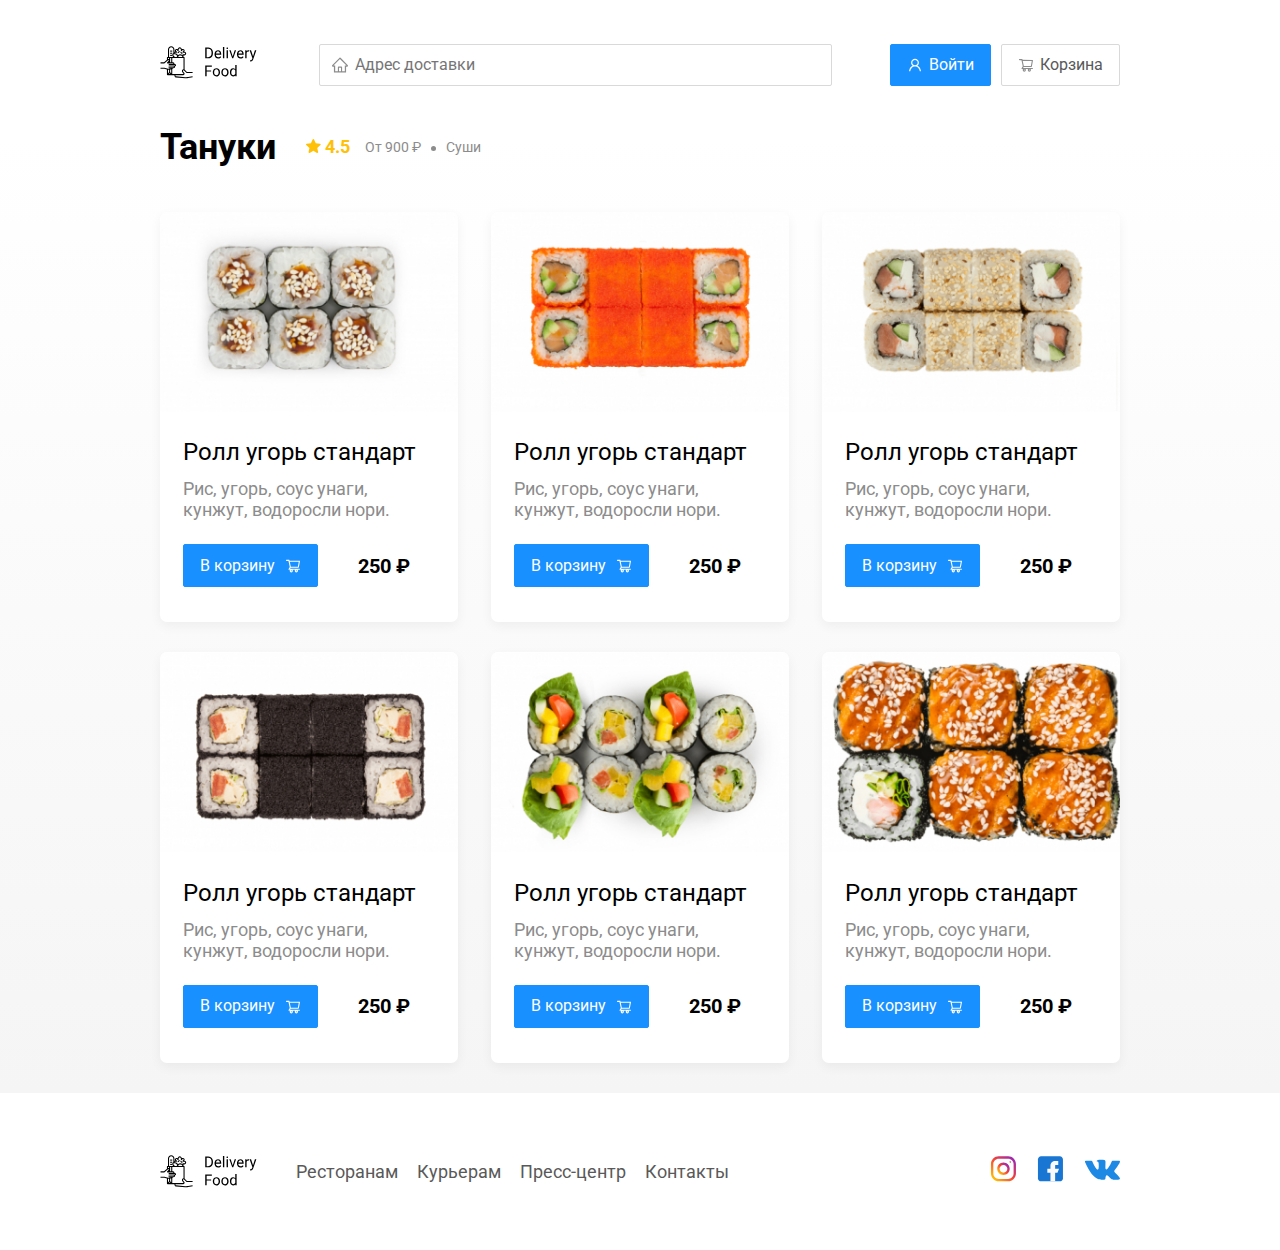
<file: tanuki.html>
<!DOCTYPE html>
<html lang="en">

<head>
    <meta charset="UTF-8">
    <meta name="viewport" content="width=device-width, initial-scale=1.0">
    <title>Тануки</title>
    <link href="https://fonts.googleapis.com/css?family=Roboto:400,700&display=swap&subset=cyrillic" rel="stylesheet" />
    <link rel="stylesheet" href="css/normalize.css">
    <link rel="stylesheet" href="css/animate.css">
    <link rel="stylesheet" href="css/style.css">

</head>

<body>
    <div class="container">
        <header class="header">
            <a href="index.html" class="logo ">
                <img src="img/logo.svg" alt="logo" /></a>
            <input type="text" class="input input-address" placeholder="Адрес доставки">
            <div class="buttons">
                <button class="button button-primary">
                    <img src="img/user.svg" alt="user" class="button-icon" />
                    <span class="button-text">Войти</span>
                </button>
                <button class="button" id="card-button">
                    <img src="img/shopping-cart.svg" alt="shopping-cart" class="button-icon">
                    <span class="button-text">Корзина</span>
                </button>
            </div>
        </header>
    </div>
    <!-- /.container -->

    <main class="main">
        <div class="container">
            <section class="restaurants">
                <div class="section-heading">
                    <h2 class="section-title">Тануки</h2>
                    <div class="card-info">
                        <div class="rating">
                            <img src="img/rating.svg" alt="rating" class="rating-star"> 4.5
                        </div>
                        <div class="price">От 900 ₽</div>
                        <div class="category">Суши</div>
                    </div>
                    <!-- /.card-info -->
                </div>
                <div class="cards">
                    <div class="card wow fadeInUp" data-wow-delay="0.2s">
                        <img src="img/tanuki/image.jpg" alt="image" class="card-image" />
                        <div class="card-text">
                            <div class="card-heading">
                                <h3 class="card-title card-title-reg">Ролл угорь стандарт</h3>
                            </div>
                            <!--  /.card-heading -->
                            <div class="card-info">
                                <div class="ingredients">Рис, угорь, соус унаги, кунжут, водоросли нори.</div>
                            </div>
                            <!-- /.card-info -->
                            <div class="card-buttons">
                                <button class="button button-primary">
                                    <span class="button-card-text">В корзину</span>
                                    <img src="img/shopping-cart-white.svg" alt="shopping-cart"
                                        class="button-card-image" />
                                </button>
                                <strong class="card-price-bold">250 ₽</strong>
                            </div>
                        </div>
                        <!-- /.card-text -->
                    </div>
                    <!-- /.card -->

                    <div class="card wow fadeInUp" data-wow-delay="0.4s">
                        <img src="img/tanuki/image1.jpg" alt="image" class="card-image" />
                        <div class="card-text">
                            <div class="card-heading">
                                <h3 class="card-title card-title-reg">Ролл угорь стандарт</h3>
                            </div>
                            <!--  /.card-heading -->
                            <div class="card-info">
                                <div class="ingredients">Рис, угорь, соус унаги, кунжут, водоросли нори.</div>
                            </div>
                            <!-- /.card-info -->
                            <div class="card-buttons">
                                <button class="button button-primary">
                                    <span class="button-card-text">В корзину</span>
                                    <img src="img/shopping-cart-white.svg" alt="shopping-cart"
                                        class="button-card-image" />
                                </button>
                                <strong class="card-price-bold">250 ₽</strong>
                            </div>
                        </div>
                        <!-- /.card-text -->
                    </div>
                    <!-- /.card -->

                    <div class="card wow fadeInUp" data-wow-delay="0.6s">
                        <img src="img/tanuki/image2.jpg" alt="image" class="card-image" />
                        <div class="card-text">
                            <div class="card-heading">
                                <h3 class="card-title card-title-reg">Ролл угорь стандарт</h3>
                            </div>
                            <!--  /.card-heading -->
                            <div class="card-info">
                                <div class="ingredients">Рис, угорь, соус унаги, кунжут, водоросли нори.</div>
                            </div>
                            <!-- /.card-info -->
                            <div class="card-buttons">
                                <button class="button button-primary">
                                    <span class="button-card-text">В корзину</span>
                                    <img src="img/shopping-cart-white.svg" alt="shopping-cart"
                                        class="button-card-image" />
                                </button>
                                <strong class="card-price-bold">250 ₽</strong>
                            </div>
                        </div>
                        <!-- /.card-text -->
                    </div>
                    <!-- /.card -->

                    <div class="card wow fadeInUp" data-wow-delay="0.2s">
                        <img src="img/tanuki/image3.jpg" alt="image" class="card-image" />
                        <div class="card-text">
                            <div class="card-heading">
                                <h3 class="card-title card-title-reg">Ролл угорь стандарт</h3>
                            </div>
                            <!--  /.card-heading -->
                            <div class="card-info">
                                <div class="ingredients">Рис, угорь, соус унаги, кунжут, водоросли нори.</div>
                            </div>
                            <!-- /.card-info -->
                            <div class="card-buttons">
                                <button class="button button-primary">
                                    <span class="button-card-text">В корзину</span>
                                    <img src="img/shopping-cart-white.svg" alt="shopping-cart"
                                        class="button-card-image" />
                                </button>
                                <strong class="card-price-bold">250 ₽</strong>
                            </div>
                        </div>
                        <!-- /.card-text -->
                    </div>
                    <!-- /.card -->

                    <div class="card wow fadeInUp" data-wow-delay="0.4s">
                        <img src="img/tanuki/image4.jpg" alt="image" class="card-image" />
                        <div class="card-text">
                            <div class="card-heading">
                                <h3 class="card-title card-title-reg">Ролл угорь стандарт</h3>
                            </div>
                            <!--  /.card-heading -->
                            <div class="card-info">
                                <div class="ingredients">Рис, угорь, соус унаги, кунжут, водоросли нори.</div>
                            </div>
                            <!-- /.card-info -->
                            <div class="card-buttons">
                                <button class="button button-primary">
                                    <span class="button-card-text">В корзину</span>
                                    <img src="img/shopping-cart-white.svg" alt="shopping-cart"
                                        class="button-card-image" />
                                </button>
                                <strong class="card-price-bold">250 ₽</strong>
                            </div>
                        </div>
                        <!-- /.card-text -->
                    </div>
                    <!-- /.card -->
                    <div class="card wow fadeInUp" data-wow-delay="0.6s">
                        <img src="img/tanuki/image5.jpg" alt="image" class="card-image" />
                        <div class="card-text">
                            <div class="card-heading">
                                <h3 class="card-title card-title-reg">Ролл угорь стандарт</h3>
                            </div>
                            <!--  /.card-heading -->
                            <div class="card-info">
                                <div class="ingredients">Рис, угорь, соус унаги, кунжут, водоросли нори.</div>
                            </div>
                            <!-- /.card-info -->
                            <div class="card-buttons">
                                <button class="button button-primary">
                                    <span class="button-card-text">В корзину</span>
                                    <img src="img/shopping-cart-white.svg" alt="shopping-cart"
                                        class="button-card-image" />
                                </button>
                                <strong class="card-price-bold">250 ₽</strong>
                            </div>
                        </div>
                        <!-- /.card-text -->
                    </div>
                    <!-- /.card -->
                </div>
                <!-- /.cards -->
            </section>
        </div>
    </main>

    <footer class="footer">
        <div class="container">
            <div class="footer-block">
                <img src="img/logo.svg" alt="logo" class="logo footer-logo" />
                <nav class="footer-nav">
                    <a href="#" class="footer-link">Ресторанам </a>
                    <a href="#" class="footer-link">Курьерам</a>
                    <a href="#" class="footer-link">Пресс-центр</a>
                    <a href="#" class="footer-link">Контакты</a>
                </nav>
                <div class="social-links">
                    <a href="#" class="social-link"><img src="img/instagram.svg" alt="instagram"></a>
                    <a href="#" class="social-link"><img src="img/facebook.svg" alt="facebook"></a>
                    <a href="#" class="social-link"><img src="img/vk.svg" alt="vk"></a>
                </div>
                <!-- /.social-links -->
            </div>
            <!-- /.footer-block -->
        </div>
    </footer>

    <div class="modal">
        <div class="modal-dialog">
            <div class="modal-header">
                <h3 class="modal-title">Корзина</h3>
                <button class="close">&times;</button>
            </div>
            <!-- /.modal-header -->
            <div class="modal-body">
                <div class="food-row">
                    <span class="food-name">Ролл угорь стандарт</span>
                    <strong class="food-price">250 ₽</strong>
                    <div class="food-counter">
                        <button class="counter-button">-</button>
                        <span class="counter">1</span>
                        <button class="counter-button">+</button>
                    </div>
                </div>
                <!-- /.food-row -->
                <div class="food-row">
                    <span class="food-name">Ролл угорь стандарт</span>
                    <strong class="food-price">250 ₽</strong>
                    <div class="food-counter">
                        <button class="counter-button">-</button>
                        <span class="counter">1</span>
                        <button class="counter-button">+</button>
                    </div>
                </div>
                <!-- /.food-row -->
                <div class="food-row">
                    <span class="food-name">Ролл угорь стандарт</span>
                    <strong class="food-price">250 ₽</strong>
                    <div class="food-counter">
                        <button class="counter-button">-</button>
                        <span class="counter">1</span>
                        <button class="counter-button">+</button>
                    </div>
                </div>
                <!-- /.food-row -->
                <div class="food-row">
                    <span class="food-name">Ролл угорь стандарт</span>
                    <strong class="food-price">250 ₽</strong>
                    <div class="food-counter">
                        <button class="counter-button">-</button>
                        <span class="counter">1</span>
                        <button class="counter-button">+</button>
                    </div>
                </div>
                <!-- /.food-row -->
                <div class="food-row">
                    <span class="food-name">Ролл угорь стандарт</span>
                    <strong class="food-price">250 ₽</strong>
                    <div class="food-counter">
                        <button class="counter-button">-</button>
                        <span class="counter">1</span>
                        <button class="counter-button">+</button>
                    </div>
                </div>
                <!-- /.food-row -->
            </div>
            <!-- /.modal-body -->
            <div class="modal-footer">
                <span class="modal-pricetag">1250 ₽ </span>
                <div class="footer-buttons">
                    <button class="button button-primary">Оформить заказ</button>
                    <button class="botton">Отмена</button>
                </div>
            </div>
            <!-- /.modal-footer -->
        </div>
        <!-- /.modal-dialog -->
    </div>
    <script src="js/wow.min.js"></script>
    <script src="js/main.js"></script>
</body>

</html>
</file>
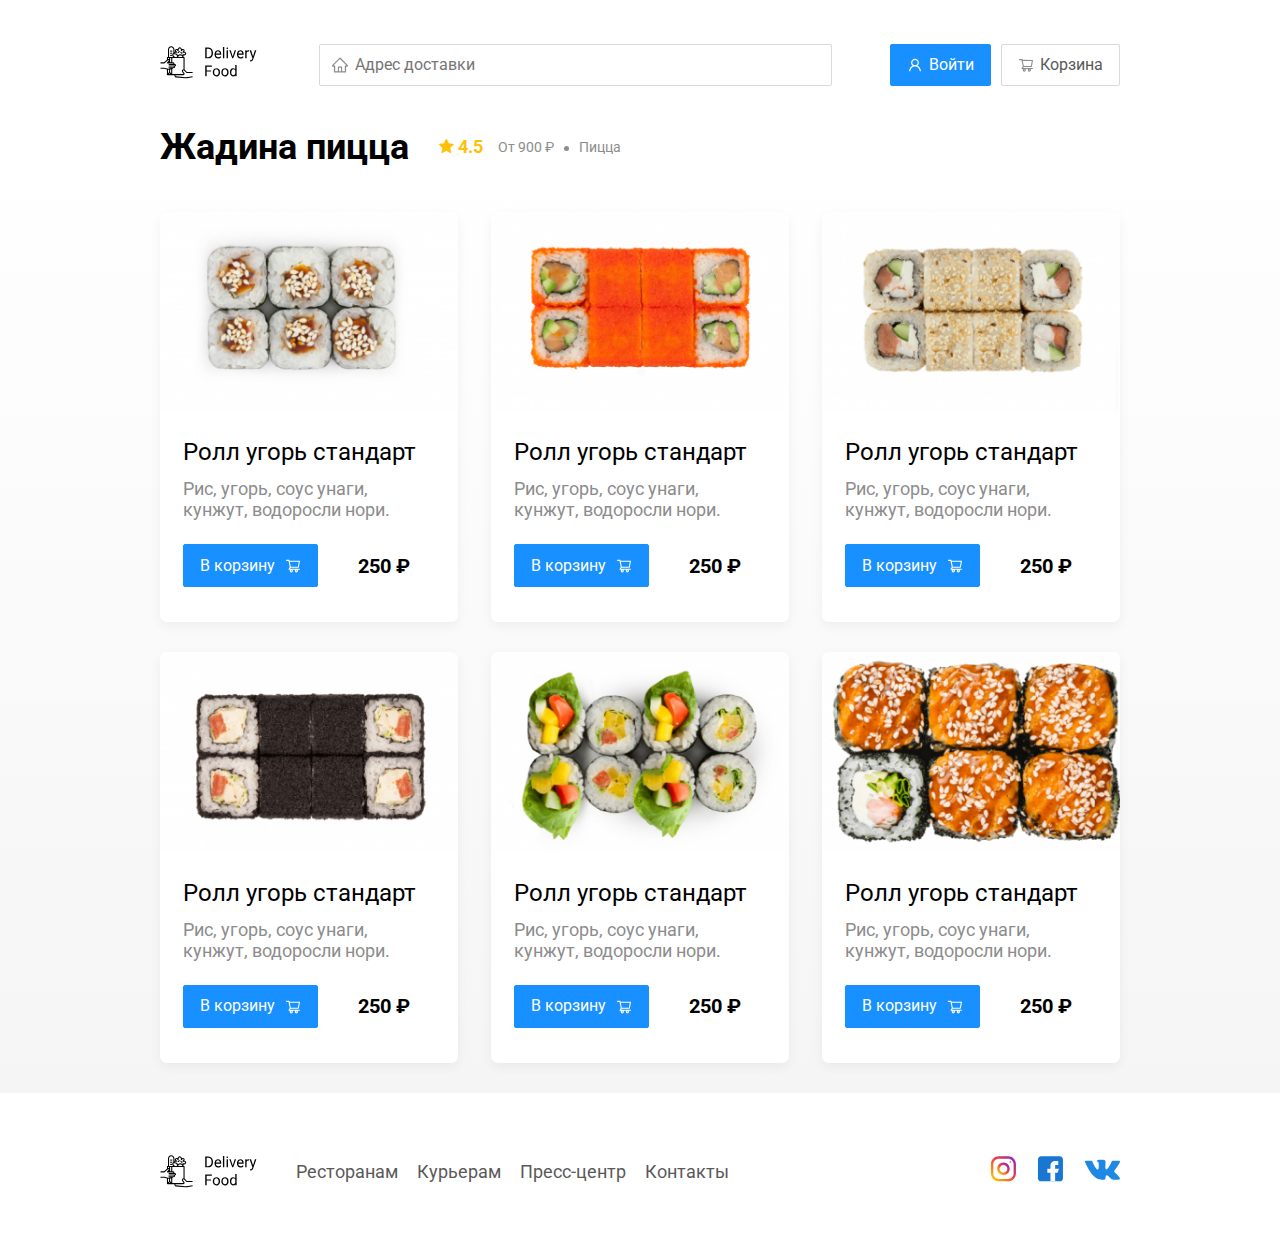
<file: zhadina-pizza.html>
<!DOCTYPE html>
<html lang="en">

<head>
    <meta charset="UTF-8">
    <meta name="viewport" content="width=device-width, initial-scale=1.0">
    <title>zhadina-pizza</title>
    <link href="https://fonts.googleapis.com/css?family=Roboto:400,700&display=swap&subset=cyrillic" rel="stylesheet" />
    <link rel="stylesheet" href="css/normalize.css">
    <link rel="stylesheet" href="css/animate.css">
    <link rel="stylesheet" href="css/style.css">

</head>

<body>
    <div class="container">
        <header class="header">
            <a href="index.html" class="logo ">
                <img src="img/logo.svg" alt="logo" /></a>
            <input type="text" class="input input-address" placeholder="Адрес доставки">
            <div class="buttons">
                <button class="button button-primary">
                    <img src="img/user.svg" alt="user" class="button-icon" />
                    <span class="button-text">Войти</span>
                </button>
                <button class="button" id="card-button">
                    <img src="img/shopping-cart.svg" alt="shopping-cart" class="button-icon">
                    <span class="button-text">Корзина</span>
                </button>
            </div>
        </header>
    </div>
    <!-- /.container -->

    <main class="main">
        <div class="container">
            <section class="restaurants">
                <div class="section-heading">
                    <h2 class="section-title">Жадина пицца</h2>
                    <div class="card-info">
                        <div class="rating">
                            <img src="img/rating.svg" alt="rating" class="rating-star"> 4.5
                        </div>
                        <div class="price">От 900 ₽</div>
                        <div class="category">Пицца</div>
                    </div>
                    <!-- /.card-info -->
                </div>
                <div class="cards">
                    <div class="card wow fadeInUp" data-wow-delay="0.2s">
                        <img src="img/tanuki/image.jpg" alt="image" class="card-image" />
                        <div class="card-text">
                            <div class="card-heading">
                                <h3 class="card-title card-title-reg">Ролл угорь стандарт</h3>
                            </div>
                            <!--  /.card-heading -->
                            <div class="card-info">
                                <div class="ingredients">Рис, угорь, соус унаги, кунжут, водоросли нори.</div>
                            </div>
                            <!-- /.card-info -->
                            <div class="card-buttons">
                                <button class="button button-primary">
                                    <span class="button-card-text">В корзину</span>
                                    <img src="img/shopping-cart-white.svg" alt="shopping-cart"
                                        class="button-card-image" />
                                </button>
                                <strong class="card-price-bold">250 ₽</strong>
                            </div>
                        </div>
                        <!-- /.card-text -->
                    </div>
                    <!-- /.card -->

                    <div class="card wow fadeInUp" data-wow-delay="0.4s">
                        <img src="img/tanuki/image1.jpg" alt="image" class="card-image" />
                        <div class="card-text">
                            <div class="card-heading">
                                <h3 class="card-title card-title-reg">Ролл угорь стандарт</h3>
                            </div>
                            <!--  /.card-heading -->
                            <div class="card-info">
                                <div class="ingredients">Рис, угорь, соус унаги, кунжут, водоросли нори.</div>
                            </div>
                            <!-- /.card-info -->
                            <div class="card-buttons">
                                <button class="button button-primary">
                                    <span class="button-card-text">В корзину</span>
                                    <img src="img/shopping-cart-white.svg" alt="shopping-cart"
                                        class="button-card-image" />
                                </button>
                                <strong class="card-price-bold">250 ₽</strong>
                            </div>
                        </div>
                        <!-- /.card-text -->
                    </div>
                    <!-- /.card -->

                    <div class="card wow fadeInUp" data-wow-delay="0.6s">
                        <img src="img/tanuki/image2.jpg" alt="image" class="card-image" />
                        <div class="card-text">
                            <div class="card-heading">
                                <h3 class="card-title card-title-reg">Ролл угорь стандарт</h3>
                            </div>
                            <!--  /.card-heading -->
                            <div class="card-info">
                                <div class="ingredients">Рис, угорь, соус унаги, кунжут, водоросли нори.</div>
                            </div>
                            <!-- /.card-info -->
                            <div class="card-buttons">
                                <button class="button button-primary">
                                    <span class="button-card-text">В корзину</span>
                                    <img src="img/shopping-cart-white.svg" alt="shopping-cart"
                                        class="button-card-image" />
                                </button>
                                <strong class="card-price-bold">250 ₽</strong>
                            </div>
                        </div>
                        <!-- /.card-text -->
                    </div>
                    <!-- /.card -->

                    <div class="card wow fadeInUp" data-wow-delay="0.2s">
                        <img src="img/tanuki/image3.jpg" alt="image" class="card-image" />
                        <div class="card-text">
                            <div class="card-heading">
                                <h3 class="card-title card-title-reg">Ролл угорь стандарт</h3>
                            </div>
                            <!--  /.card-heading -->
                            <div class="card-info">
                                <div class="ingredients">Рис, угорь, соус унаги, кунжут, водоросли нори.</div>
                            </div>
                            <!-- /.card-info -->
                            <div class="card-buttons">
                                <button class="button button-primary">
                                    <span class="button-card-text">В корзину</span>
                                    <img src="img/shopping-cart-white.svg" alt="shopping-cart"
                                        class="button-card-image" />
                                </button>
                                <strong class="card-price-bold">250 ₽</strong>
                            </div>
                        </div>
                        <!-- /.card-text -->
                    </div>
                    <!-- /.card -->

                    <div class="card wow fadeInUp" data-wow-delay="0.4s">
                        <img src="img/tanuki/image4.jpg" alt="image" class="card-image" />
                        <div class="card-text">
                            <div class="card-heading">
                                <h3 class="card-title card-title-reg">Ролл угорь стандарт</h3>
                            </div>
                            <!--  /.card-heading -->
                            <div class="card-info">
                                <div class="ingredients">Рис, угорь, соус унаги, кунжут, водоросли нори.</div>
                            </div>
                            <!-- /.card-info -->
                            <div class="card-buttons">
                                <button class="button button-primary">
                                    <span class="button-card-text">В корзину</span>
                                    <img src="img/shopping-cart-white.svg" alt="shopping-cart"
                                        class="button-card-image" />
                                </button>
                                <strong class="card-price-bold">250 ₽</strong>
                            </div>
                        </div>
                        <!-- /.card-text -->
                    </div>
                    <!-- /.card -->
                    <div class="card wow fadeInUp" data-wow-delay="0.6s">
                        <img src="img/tanuki/image5.jpg" alt="image" class="card-image" />
                        <div class="card-text">
                            <div class="card-heading">
                                <h3 class="card-title card-title-reg">Ролл угорь стандарт</h3>
                            </div>
                            <!--  /.card-heading -->
                            <div class="card-info">
                                <div class="ingredients">Рис, угорь, соус унаги, кунжут, водоросли нори.</div>
                            </div>
                            <!-- /.card-info -->
                            <div class="card-buttons">
                                <button class="button button-primary">
                                    <span class="button-card-text">В корзину</span>
                                    <img src="img/shopping-cart-white.svg" alt="shopping-cart"
                                        class="button-card-image" />
                                </button>
                                <strong class="card-price-bold">250 ₽</strong>
                            </div>
                        </div>
                        <!-- /.card-text -->
                    </div>
                    <!-- /.card -->
                </div>
                <!-- /.cards -->
            </section>
        </div>
    </main>

    <footer class="footer">
        <div class="container">
            <div class="footer-block">
                <img src="img/logo.svg" alt="logo" class="logo footer-logo" />
                <nav class="footer-nav">
                    <a href="#" class="footer-link">Ресторанам </a>
                    <a href="#" class="footer-link">Курьерам</a>
                    <a href="#" class="footer-link">Пресс-центр</a>
                    <a href="#" class="footer-link">Контакты</a>
                </nav>
                <div class="social-links">
                    <a href="#" class="social-link"><img src="img/instagram.svg" alt="instagram"></a>
                    <a href="#" class="social-link"><img src="img/facebook.svg" alt="facebook"></a>
                    <a href="#" class="social-link"><img src="img/vk.svg" alt="vk"></a>
                </div>
                <!-- /.social-links -->
            </div>
            <!-- /.footer-block -->
        </div>
    </footer>

    <div class="modal">
        <div class="modal-dialog">
            <div class="modal-header">
                <h3 class="modal-title">Корзина</h3>
                <button class="close">&times;</button>
            </div>
            <!-- /.modal-header -->
            <div class="modal-body">
                <div class="food-row">
                    <span class="food-name">Ролл угорь стандарт</span>
                    <strong class="food-price">250 ₽</strong>
                    <div class="food-counter">
                        <button class="counter-button">-</button>
                        <span class="counter">1</span>
                        <button class="counter-button">+</button>
                    </div>
                </div>
                <!-- /.food-row -->
                <div class="food-row">
                    <span class="food-name">Ролл угорь стандарт</span>
                    <strong class="food-price">250 ₽</strong>
                    <div class="food-counter">
                        <button class="counter-button">-</button>
                        <span class="counter">1</span>
                        <button class="counter-button">+</button>
                    </div>
                </div>
                <!-- /.food-row -->
                <div class="food-row">
                    <span class="food-name">Ролл угорь стандарт</span>
                    <strong class="food-price">250 ₽</strong>
                    <div class="food-counter">
                        <button class="counter-button">-</button>
                        <span class="counter">1</span>
                        <button class="counter-button">+</button>
                    </div>
                </div>
                <!-- /.food-row -->
                <div class="food-row">
                    <span class="food-name">Ролл угорь стандарт</span>
                    <strong class="food-price">250 ₽</strong>
                    <div class="food-counter">
                        <button class="counter-button">-</button>
                        <span class="counter">1</span>
                        <button class="counter-button">+</button>
                    </div>
                </div>
                <!-- /.food-row -->
                <div class="food-row">
                    <span class="food-name">Ролл угорь стандарт</span>
                    <strong class="food-price">250 ₽</strong>
                    <div class="food-counter">
                        <button class="counter-button">-</button>
                        <span class="counter">1</span>
                        <button class="counter-button">+</button>
                    </div>
                </div>
                <!-- /.food-row -->
            </div>
            <!-- /.modal-body -->
            <div class="modal-footer">
                <span class="modal-pricetag">1250 ₽ </span>
                <div class="footer-buttons">
                    <button class="button button-primary">Оформить заказ</button>
                    <button class="botton">Отмена</button>
                </div>
            </div>
            <!-- /.modal-footer -->
        </div>
        <!-- /.modal-dialog -->
    </div>
    <script src="js/wow.min.js"></script>
    <script src="js/main.js"></script>
</body>

</html>
</file>
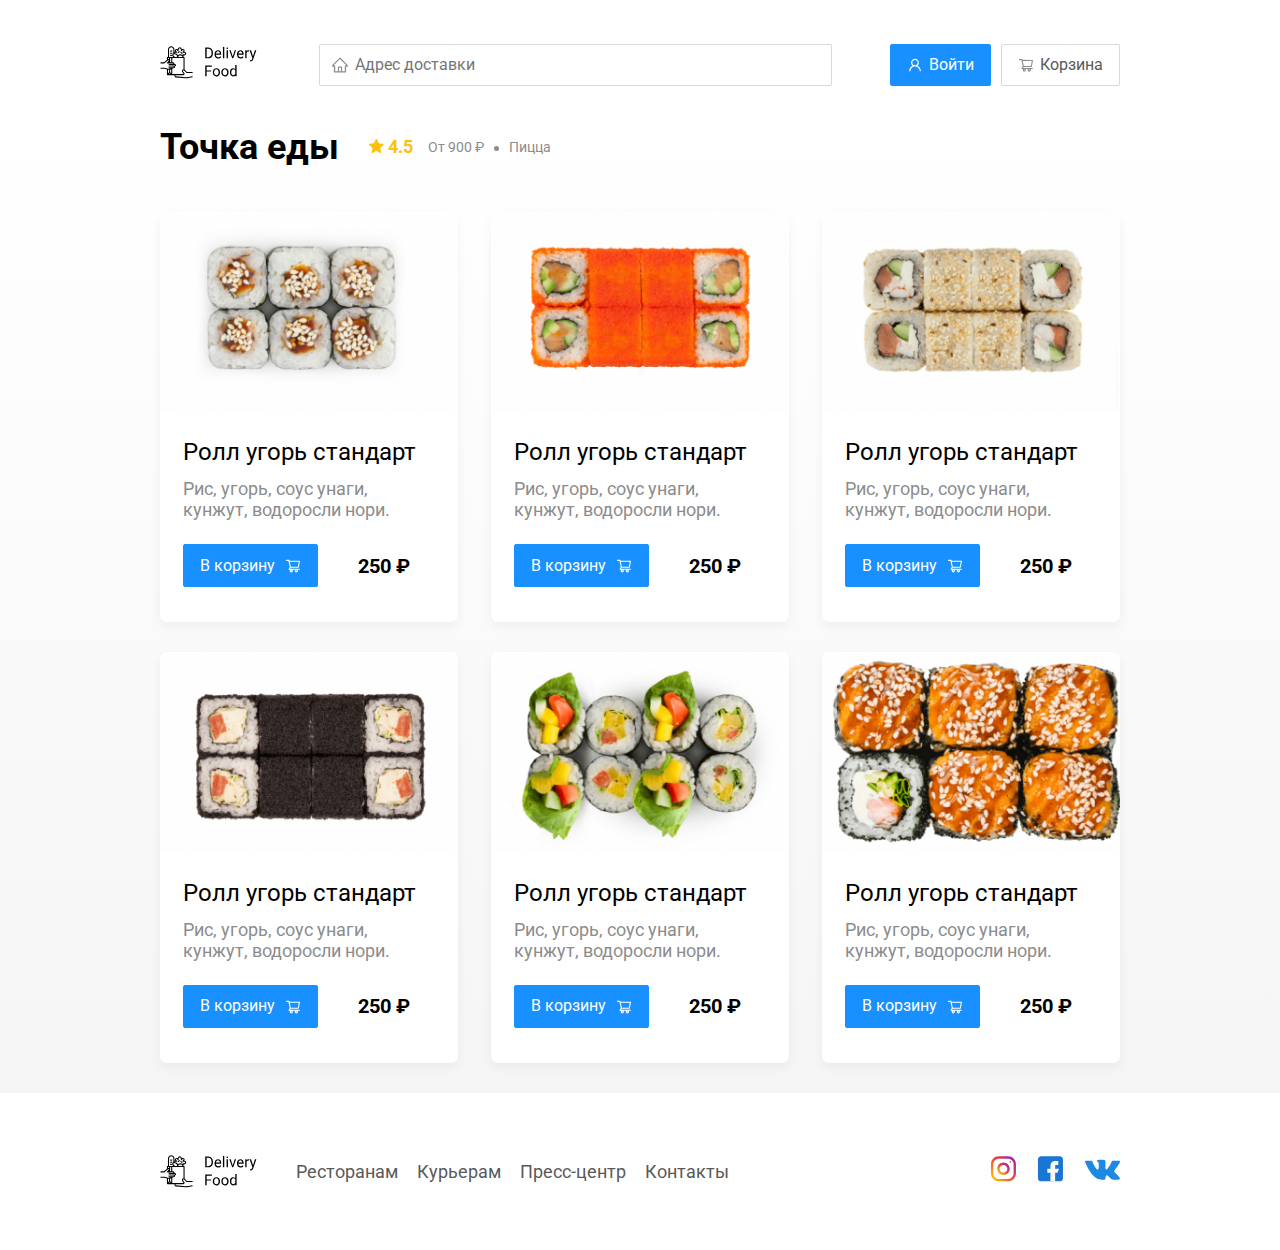
<file: точкаеды.html>
<!DOCTYPE html>
<html lang="en">

<head>
    <meta charset="UTF-8">
    <meta name="viewport" content="width=device-width, initial-scale=1.0">
    <title>точкаеды</title>
    <link href="https://fonts.googleapis.com/css?family=Roboto:400,700&display=swap&subset=cyrillic" rel="stylesheet" />
    <link rel="stylesheet" href="css/normalize.css">
    <link rel="stylesheet" href="css/animate.css">
    <link rel="stylesheet" href="css/style.css">

</head>

<body>
    <div class="container">
        <header class="header">
            <a href="index.html" class="logo ">
                <img src="img/logo.svg" alt="logo" /></a>
            <input type="text" class="input input-address" placeholder="Адрес доставки">
            <div class="buttons">
                <button class="button button-primary">
                    <img src="img/user.svg" alt="user" class="button-icon" />
                    <span class="button-text">Войти</span>
                </button>
                <button class="button" id="card-button">
                    <img src="img/shopping-cart.svg" alt="shopping-cart" class="button-icon">
                    <span class="button-text">Корзина</span>
                </button>
            </div>
        </header>
    </div>
    <!-- /.container -->

    <main class="main">
        <div class="container">
            <section class="restaurants">
                <div class="section-heading">
                    <h2 class="section-title">Точка еды</h2>
                    <div class="card-info">
                        <div class="rating">
                            <img src="img/rating.svg" alt="rating" class="rating-star"> 4.5
                        </div>
                        <div class="price">От 900 ₽</div>
                        <div class="category">Пицца</div>
                    </div>
                    <!-- /.card-info -->
                </div>
                <div class="cards">
                    <div class="card wow fadeInUp" data-wow-delay="0.2s">
                        <img src="img/tanuki/image.jpg" alt="image" class="card-image" />
                        <div class="card-text">
                            <div class="card-heading">
                                <h3 class="card-title card-title-reg">Ролл угорь стандарт</h3>
                            </div>
                            <!--  /.card-heading -->
                            <div class="card-info">
                                <div class="ingredients">Рис, угорь, соус унаги, кунжут, водоросли нори.</div>
                            </div>
                            <!-- /.card-info -->
                            <div class="card-buttons">
                                <button class="button button-primary">
                                    <span class="button-card-text">В корзину</span>
                                    <img src="img/shopping-cart-white.svg" alt="shopping-cart"
                                        class="button-card-image" />
                                </button>
                                <strong class="card-price-bold">250 ₽</strong>
                            </div>
                        </div>
                        <!-- /.card-text -->
                    </div>
                    <!-- /.card -->

                    <div class="card wow fadeInUp" data-wow-delay="0.4s">
                        <img src="img/tanuki/image1.jpg" alt="image" class="card-image" />
                        <div class="card-text">
                            <div class="card-heading">
                                <h3 class="card-title card-title-reg">Ролл угорь стандарт</h3>
                            </div>
                            <!--  /.card-heading -->
                            <div class="card-info">
                                <div class="ingredients">Рис, угорь, соус унаги, кунжут, водоросли нори.</div>
                            </div>
                            <!-- /.card-info -->
                            <div class="card-buttons">
                                <button class="button button-primary">
                                    <span class="button-card-text">В корзину</span>
                                    <img src="img/shopping-cart-white.svg" alt="shopping-cart"
                                        class="button-card-image" />
                                </button>
                                <strong class="card-price-bold">250 ₽</strong>
                            </div>
                        </div>
                        <!-- /.card-text -->
                    </div>
                    <!-- /.card -->

                    <div class="card wow fadeInUp" data-wow-delay="0.6s">
                        <img src="img/tanuki/image2.jpg" alt="image" class="card-image" />
                        <div class="card-text">
                            <div class="card-heading">
                                <h3 class="card-title card-title-reg">Ролл угорь стандарт</h3>
                            </div>
                            <!--  /.card-heading -->
                            <div class="card-info">
                                <div class="ingredients">Рис, угорь, соус унаги, кунжут, водоросли нори.</div>
                            </div>
                            <!-- /.card-info -->
                            <div class="card-buttons">
                                <button class="button button-primary">
                                    <span class="button-card-text">В корзину</span>
                                    <img src="img/shopping-cart-white.svg" alt="shopping-cart"
                                        class="button-card-image" />
                                </button>
                                <strong class="card-price-bold">250 ₽</strong>
                            </div>
                        </div>
                        <!-- /.card-text -->
                    </div>
                    <!-- /.card -->

                    <div class="card wow fadeInUp" data-wow-delay="0.2s">
                        <img src="img/tanuki/image3.jpg" alt="image" class="card-image" />
                        <div class="card-text">
                            <div class="card-heading">
                                <h3 class="card-title card-title-reg">Ролл угорь стандарт</h3>
                            </div>
                            <!--  /.card-heading -->
                            <div class="card-info">
                                <div class="ingredients">Рис, угорь, соус унаги, кунжут, водоросли нори.</div>
                            </div>
                            <!-- /.card-info -->
                            <div class="card-buttons">
                                <button class="button button-primary">
                                    <span class="button-card-text">В корзину</span>
                                    <img src="img/shopping-cart-white.svg" alt="shopping-cart"
                                        class="button-card-image" />
                                </button>
                                <strong class="card-price-bold">250 ₽</strong>
                            </div>
                        </div>
                        <!-- /.card-text -->
                    </div>
                    <!-- /.card -->

                    <div class="card wow fadeInUp" data-wow-delay="0.4s">
                        <img src="img/tanuki/image4.jpg" alt="image" class="card-image" />
                        <div class="card-text">
                            <div class="card-heading">
                                <h3 class="card-title card-title-reg">Ролл угорь стандарт</h3>
                            </div>
                            <!--  /.card-heading -->
                            <div class="card-info">
                                <div class="ingredients">Рис, угорь, соус унаги, кунжут, водоросли нори.</div>
                            </div>
                            <!-- /.card-info -->
                            <div class="card-buttons">
                                <button class="button button-primary">
                                    <span class="button-card-text">В корзину</span>
                                    <img src="img/shopping-cart-white.svg" alt="shopping-cart"
                                        class="button-card-image" />
                                </button>
                                <strong class="card-price-bold">250 ₽</strong>
                            </div>
                        </div>
                        <!-- /.card-text -->
                    </div>
                    <!-- /.card -->
                    <div class="card wow fadeInUp" data-wow-delay="0.6s">
                        <img src="img/tanuki/image5.jpg" alt="image" class="card-image" />
                        <div class="card-text">
                            <div class="card-heading">
                                <h3 class="card-title card-title-reg">Ролл угорь стандарт</h3>
                            </div>
                            <!--  /.card-heading -->
                            <div class="card-info">
                                <div class="ingredients">Рис, угорь, соус унаги, кунжут, водоросли нори.</div>
                            </div>
                            <!-- /.card-info -->
                            <div class="card-buttons">
                                <button class="button button-primary">
                                    <span class="button-card-text">В корзину</span>
                                    <img src="img/shopping-cart-white.svg" alt="shopping-cart"
                                        class="button-card-image" />
                                </button>
                                <strong class="card-price-bold">250 ₽</strong>
                            </div>
                        </div>
                        <!-- /.card-text -->
                    </div>
                    <!-- /.card -->
                </div>
                <!-- /.cards -->
            </section>
        </div>
    </main>

    <footer class="footer">
        <div class="container">
            <div class="footer-block">
                <img src="img/logo.svg" alt="logo" class="logo footer-logo" />
                <nav class="footer-nav">
                    <a href="#" class="footer-link">Ресторанам </a>
                    <a href="#" class="footer-link">Курьерам</a>
                    <a href="#" class="footer-link">Пресс-центр</a>
                    <a href="#" class="footer-link">Контакты</a>
                </nav>
                <div class="social-links">
                    <a href="#" class="social-link"><img src="img/instagram.svg" alt="instagram"></a>
                    <a href="#" class="social-link"><img src="img/facebook.svg" alt="facebook"></a>
                    <a href="#" class="social-link"><img src="img/vk.svg" alt="vk"></a>
                </div>
                <!-- /.social-links -->
            </div>
            <!-- /.footer-block -->
        </div>
    </footer>

    <div class="modal">
        <div class="modal-dialog">
            <div class="modal-header">
                <h3 class="modal-title">Корзина</h3>
                <button class="close">&times;</button>
            </div>
            <!-- /.modal-header -->
            <div class="modal-body">
                <div class="food-row">
                    <span class="food-name">Ролл угорь стандарт</span>
                    <strong class="food-price">250 ₽</strong>
                    <div class="food-counter">
                        <button class="counter-button">-</button>
                        <span class="counter">1</span>
                        <button class="counter-button">+</button>
                    </div>
                </div>
                <!-- /.food-row -->
                <div class="food-row">
                    <span class="food-name">Ролл угорь стандарт</span>
                    <strong class="food-price">250 ₽</strong>
                    <div class="food-counter">
                        <button class="counter-button">-</button>
                        <span class="counter">1</span>
                        <button class="counter-button">+</button>
                    </div>
                </div>
                <!-- /.food-row -->
                <div class="food-row">
                    <span class="food-name">Ролл угорь стандарт</span>
                    <strong class="food-price">250 ₽</strong>
                    <div class="food-counter">
                        <button class="counter-button">-</button>
                        <span class="counter">1</span>
                        <button class="counter-button">+</button>
                    </div>
                </div>
                <!-- /.food-row -->
                <div class="food-row">
                    <span class="food-name">Ролл угорь стандарт</span>
                    <strong class="food-price">250 ₽</strong>
                    <div class="food-counter">
                        <button class="counter-button">-</button>
                        <span class="counter">1</span>
                        <button class="counter-button">+</button>
                    </div>
                </div>
                <!-- /.food-row -->
                <div class="food-row">
                    <span class="food-name">Ролл угорь стандарт</span>
                    <strong class="food-price">250 ₽</strong>
                    <div class="food-counter">
                        <button class="counter-button">-</button>
                        <span class="counter">1</span>
                        <button class="counter-button">+</button>
                    </div>
                </div>
                <!-- /.food-row -->
            </div>
            <!-- /.modal-body -->
            <div class="modal-footer">
                <span class="modal-pricetag">1250 ₽ </span>
                <div class="footer-buttons">
                    <button class="button button-primary">Оформить заказ</button>
                    <button class="botton">Отмена</button>
                </div>
            </div>
            <!-- /.modal-footer -->
        </div>
        <!-- /.modal-dialog -->
    </div>
    <script src="js/wow.min.js"></script>
    <script src="js/main.js"></script>
</body>

</html>
</file>
<file: css/style.css>
* {
    box-sizing: border-box;
}

body {
    font-family: "Roboto", sans-serif;
    padding-top: 44px;
}

.container {
    max-width: 1200px;
    margin: auto;
}

.header {
    display: flex;
    align-items: center;
    justify-content: space-between;
    margin-bottom: 40px;
}

.input {
    background: #ffffff;
    border: 1px solid #d9d9d9;
    border-radius: 2px;
    font-size: 16px;
    line-height: 24px;
    padding: 8px;
    padding-left: 35px;
    background-repeat: no-repeat;
    background-position: left 11px center;
}

.input-address {
    flex: 0.8;
    background-image: url(../img/home.svg);
}

.input-search {
    background-image: url(../img/search.svg);
    width: 300px;
    margin-left: auto;
}

.buttons {
    display: flex;
    align-items: center;
}

.button {
    display: flex;
    align-items: center;
    padding: 8px 16px;
    background: #ffffff;
    border: 1px solid #d9d9d9;
    box-sizing: border-box;
    box-shadow: 0px 0px 2px rgba(0, 0, 0, 0.0015);
    border-radius: 2px;
    color: #595959;
    font-size: 16px;
    line-height: 24px;
}

.button-primary {
    background: #1890ff;
    border: 1px solid #1890ff;
    color: #fff;
    margin-right: 10px;
}

.button-icon {
    margin-right: 6px;
}

.button-card-text {
    margin-right: 10px;
}

.promo {
    box-shadow: 0px 7px 12px rgba(158, 158, 163, 0.1);
    background: #fff1b8 url(../img/pizza-img.png) no-repeat top -100px right -247px / 924px;
    border-radius: 10px;
    padding: 68px 70px;
    margin-bottom: 56px;
}

.promo-title {
    font-style: normal;
    font-weight: bold;
    font-size: 39px;
    line-height: 46px;
    color: #302c34;
}

.promo-text {
    font-style: normal;
    font-weight: normal;
    font-size: 24px;
    line-height: 28px;
    color: #302c34;
    max-width: 538px;
}

.main {
    background: linear-gradient(180deg, rgba(245, 245, 245, 0) 1.04%, #f5f5f5 100%);
}

.section-heading {
    display: flex;
    align-items: center;
    margin-bottom: 44px;
}

.section-title {
    font-style: normal;
    font-weight: bold;
    font-size: 36px;
    line-height: 42px;
    margin: 0;
    color: #000000;
    margin-right: 30px;
}

.cards {
    display: flex;
    align-items: flex-start;
    justify-content: space-between;
    flex-wrap: wrap;
}

.card {
    background: #ffffff;
    box-shadow: 0px 4px 12px rgba(0, 0, 0, 0.05);
    border-radius: 7px;
    overflow: hidden;
    margin-bottom: 30px;
    flex-basis: 31%;
    text-decoration: none;
}

.card-image {
    width: 380px;
    height: 200px;
    object-fit: cover;
}

.card-text {
    padding-top: 20px;
    padding-bottom: 35px;
    padding-left: 23px;
    padding-right: 23px;
}

.card-heading {
    display: flex;
    align-items: center;
    justify-content: space-between;
    margin-bottom: 10px;
}

.card-title {
    margin: 0;
    font-style: normal;
    font-weight: bold;
    font-size: 24px;
    line-height: 32px;
}

.card-title-reg {
    font-weight: 400;
}

.card-tag {
    font-style: normal;
    font-weight: normal;
    font-size: 12px;
    line-height: 20px;
    color: #ffffff;
    background: #262626;
    border-radius: 2px;
    padding: 1px 8px;
}

.card-info {
    display: flex;
    align-items: center;
    flex-wrap: wrap;
}

.card-buttons {
    display: flex;
    align-items: center;
    margin-top: 24px;
}

.card-price-bold {
    font-weight: bold;
    font-size: 20px;
    line-height: 32px;
    margin-left: 30px;
}

.rating {
    margin-right: 26px;
    color: #ffc107;
    font-weight: bold;
    font-size: 18px;
    line-height: 32px;
}

.price,
.category {
    color: #8c8c8c;
    font-size: 18px;
    line-height: 32px;
}

.price {
    margin-right: 10px;
}

.ingredients {
    color: #8c8c8c;
    font-size: 18px;
    line-height: 21px;

    /* text-overflow: ellipsis;
    overflow: hidden;
    white-space: nowrap; */
} 

.category {
    text-overflow: ellipsis;
    overflow: hidden;
    white-space: nowrap;
    max-width: 150px;
}

.price:after {
    content: "";
    width: 5px;
    height: 5px;
    background-color: #8c8c8c;
    display: inline-block;
    vertical-align: middle;
    border-radius: 50%;
    margin-left: 10px;
}

.footer {
    padding: 60px 0;
}

.footer-block {
    display: flex;
    align-items: center;
    justify-content: space-between;
}

.footer-nav {
    margin-left: 35px;
    margin-right: auto;
}

.footer-link {
    display: inline-block;
    color: #595959;
    font-style: normal;
    font-weight: normal;
    font-size: 18px;
    line-height: 21px;
    text-decoration: none;
}

.footer-link:not(:last-child) {
    margin-right: 15px;
}

.social-links {
    display: flex;
    align-items: center;
}

.social-link:not(:last-child) {
    margin-right: 21px;
}

.modal {
    position: fixed;
    left: 0;
    top: 0;
    width: 100%;
    height: 100%;
    background: rgba(0, 0, 0, 0.4);
    display: none;
}

.is-open {
    display: flex;
}

.modal-dialog {
    max-width: 780px;
    width: 95%;
    background: #ffffff;
    border-radius: 5px;
    margin: auto;
    padding: 40px 45px;
}

.modal-header {
    display: flex;
    align-items: center;
    justify-content: space-between;
    margin-bottom: 45px;
}

.modal-title {
    margin: 0;
    font-weight: bold;
    font-size: 36px;
    line-height: 42px;
}

.close {
    font-size: 36px;
    border: none;
    background-color: transparent;
}

.modal-body {
    margin-bottom: 52px;
}

.food-row {
    display: flex;
    align-items: flex-start;
    justify-content: space-between;
    padding-bottom: 8px;
    border-bottom: 1px solid #d9d9d9;
    margin-bottom: 15px;
}

.food-name {
    font-weight: normal;
    font-size: 18px;
    line-height: 32px;
}

.food-price {
    margin-left: auto;
    margin-right: 47px;
    font-weight: bold;
    font-size: 20px;
    line-height: 32px;
}

.food-counter {
    display: flex;
    align-items: center;
}

.counter-button {
    display: flex;
    align-items: center;
    justify-content: center;
    width: 39px;
    height: 32px;
    background: #ffffff;
    border: 1px solid #40a9ff;
    box-sizing: border-box;
    border-radius: 2px;
    font-weight: normal;
    font-size: 14px;
    line-height: 22px;
    color: #40a9ff;
}

.counter {
    font-size: 16px;
    line-height: 24px;
    margin-left: 10px;
    margin-right: 10px;
}

.modal-footer {
    display: flex;
    align-items: center;
    justify-content: space-between;
}

.footer-buttons {
    display: flex;
    align-items: center;
}

.modal-pricetag {
    background: #262626;
    border-radius: 5px;
    color: #ffffff;
    padding: 15px 20px;
    font-size: 20px;
    line-height: 23px;
}

@media (max-width: 1366px) {
    .container {
        max-width: 960px;
    }
    .card-image {
        width: 300px;
    }

    .promo {
        background-position: center right -300px;
        background-size: 720px;
    }

    .rating {
        margin-right: 15px;
    }

    .category,
    .price {
        font-size: 14px;
    }
}

@media (max-width: 992px) {
    .container {
        max-width: 750px;
    }

    .promo {
        padding: 50px;
        background-size: 500px;
        background-position: center right -200px;
    }

    .promo-text {
        font-size: 18px;
        max-width: 400px;
    }
    

    .card {
        flex-basis: 49%;
    }

    .footer-link {
        font-size: 16px;
    }
}

@media (max-width: 768px) {
    .container {
        max-width: 560px;
    }

    .card-info {
        flex-wrap: wrap;
    }
  
    .card-image {
        width: 100%;
    }

    .card.rating {
        flex-basis: 100%;
    }

    .card-title {
        font-size: 18px;
    }

    .promo {
        background-size: 400px;
        background-position: bottom -15px right -240px;
    }

    .promo-title {
        font-size: 24px;
        line-height: 1.4;
    }

    .promo-text {
        margin-top: 0;
    }
}

@media (max-width: 578px) {
    .container {
        width: 90%;
    }

    .header {
        flex-wrap: wrap;
    }

    .input-address {
        margin-top: 15px;
        order: 5;
        flex: 1;
    }

    .promo {
        background-image: none;
    }

    .promo-title {
        margin-bottom: 10px;
    }

    .section-title {
        font-size: 20px;
    }

    .card {
        flex-basis: 100%;
    }

    .card-image {
        width: 100%;
    }

    .footer {
        padding: 30px 0;
    }

    .footer-block {
        align-items: flex-start;
    }

    .footer-nav {
        margin-left: 0;
        margin-right: 0;
        order: 0;
        display: flex;
        flex-direction: column;
    }

    .footer-logo {
        margin-right: 15px;
        order: 1;
    }

    .social-links {
        order: 2;
    }



   
    
}

@media (max-width: 480px) {
    .button-text {
        display: none;
    }

    .button-icon {
        margin: 0;
    }

    .button {
        min-height: 40px;
    }

    .promo {
        padding: 20px;
    }
    
    .section-heading {
        flex-wrap: wrap;
    }

    .footer-block {
        flex-wrap: wrap;
        flex-direction: column;
        align-items: center;
    }

    .footer-logo {
        order: 0;
        margin-bottom: 20px;
    }

    .footer-nav {
        margin-bottom: 20px;
        text-align: center;
    }

    .footer-link:not(:last-child) {
        margin-right: 0;
    }
}
</file>
